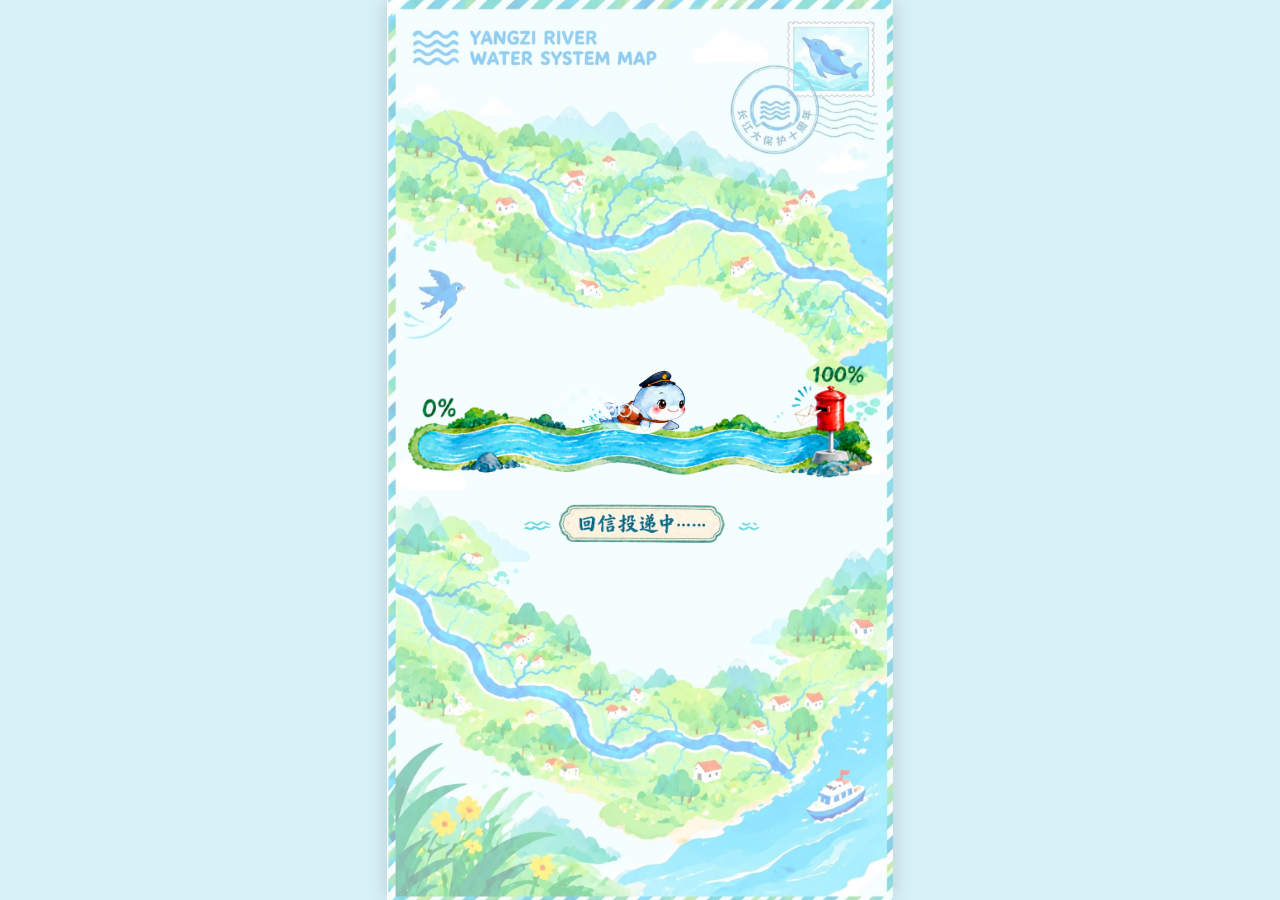
<file: index.html>
<!DOCTYPE html>
<html lang="zh-CN">
<head>
    <meta charset="UTF-8">
    <meta name="viewport" content="width=device-width, initial-scale=1.0, maximum-scale=1.0, user-scalable=no, viewport-fit=cover">
    <title>天使有信 · 小豚浪里传书</title>
    <style>
        * {
            margin: 0;
            padding: 0;
            box-sizing: border-box;
            -webkit-tap-highlight-color: transparent;
            user-select: none;
        }

        html, body {
            width: 100%;
            height: 100%;
            overflow: hidden;
            background-color: #d8f0f8;
            font-family: -apple-system, BlinkMacSystemFont, "PingFang SC", "Helvetica Neue", sans-serif;
        }

        body {
            opacity: 0;
            animation: fadeInBody 0.6s ease-in-out forwards;
        }

        @keyframes fadeInBody {
            to { opacity: 1; }
        }

        /* 9:16 移动端竖屏舞台容器 */
        .stage-container {
            position: relative;
            width: 100vw;
            height: 100vh;
            max-width: 56.25vh;
            max-height: 177.78vw;
            margin: 0 auto;
            overflow: hidden;
            box-shadow: 0 0 20px rgba(0,0,0,0.15);
            background-color: #d8f0f8;
        }

        /* 公共全屏图层 */
        .page-layer {
            position: absolute;
            top: 0;
            left: 0;
            width: 100%;
            height: 100%;
            transition: opacity 0.8s ease-in-out;
        }

        /* ==================== 阶段一：加载页样式 ==================== */
        #loadingPage {
            z-index: 10;
            opacity: 1;
            pointer-events: auto;
        }

        .bg-map {
            position: absolute;
            top: 0;
            left: 0;
            width: 100%;
            height: 100%;
            object-fit: cover;
            z-index: 1;
        }

        .loading-wrapper {
            position: absolute;
            top: 48%;
            left: 50%;
            transform: translate(-50%, -50%);
            width: 92%;
            z-index: 10;
        }

        .river-container {
            position: relative;
            width: 100%;
            aspect-ratio: 1000 / 550; 
        }

        .river-img {
            width: 100%;
            height: 100%;
            object-fit: contain;
            mix-blend-mode: screen; 
            position: absolute;
            top: 0;
            left: 0;
            z-index: 2;
        }

        #rippleCanvas {
            position: absolute;
            top: 0;
            left: 0;
            width: 100%;
            height: 100%;
            z-index: 3;
            pointer-events: none;
        }

        .loading-dolphin {
            position: absolute;
            width: 24%;
            z-index: 4;
            mix-blend-mode: screen; 
            transform-origin: center center;
            pointer-events: none;
        }


        /* ==================== 阶段二：封面页样式 ==================== */
        #coverPage {
            z-index: 5;
            opacity: 0;
            pointer-events: none; 
        }

        /* 1. 封面背景底图 */
        .cover-bg {
            position: absolute;
            top: 0;
            left: 0;
            width: 100%;
            height: 100%;
            object-fit: cover;
            z-index: 1;
        }

        /* 2. 标题字：略微放大，保持参考图的上部视觉比例 */
        .cover-title {
            position: absolute;
            top: 3.5%;
            left: 50%;
            width: 96%;
            transform: translateX(-50%) translateY(-50px); 
            opacity: 0;
            z-index: 3;
            transition: transform 0.8s cubic-bezier(0.34, 1.56, 0.64, 1), opacity 0.8s ease-out;
            object-fit: contain;
        }

        .cover-title.show {
            transform: translateX(-50%) translateY(0); 
            opacity: 1;
        }

        /* 3. 江豚：缩小并下移，给标题、按钮和跳跃动画留出安全间距 */
        @keyframes floatDolphin {
            0%, 100% { 
                transform: translate(-50%, -50%) translateY(0px) rotate(0deg); 
            }
            50% { 
                transform: translate(-50%, -50%) translateY(-10px) rotate(-2deg); 
            }
        }

        .cover-dolphin {
            position: absolute;
            top: 55%;
            left: 50%;
            width: 58%;
            transform: translate(-50%, -50%);
            z-index: 2;
            transform-origin: center center;
            object-fit: contain;
            animation: floatDolphin 3.2s ease-in-out infinite;
        }

        /* 点击按钮时的江豚欢呼跳跃动画 */
        @keyframes dolphinJump {
            0%   { transform: translate(-50%, -50%) scale(1) rotate(0deg); }
            30%  { transform: translate(-50%, -64%) scale(1.12) rotate(-4deg); }
            60%  { transform: translate(-50%, -46%) scale(0.96) rotate(2deg); }
            100% { transform: translate(-50%, -50%) scale(1) rotate(0deg); }
        }

        .cover-dolphin.jump {
            animation: dolphinJump 0.6s ease-in-out !important;
        }

        /* 4. 开始投递按钮：放大并下移，贴近参考图的底部位置 */
        .cover-btn {
            position: absolute;
            bottom: 1.5%;
            left: 50%;
            width: 82%;
            transform: translateX(-50%);
            z-index: 4;
            cursor: pointer;
            transition: transform 0.2s ease, filter 0.2s ease;
            object-fit: contain;
        }

        .cover-btn:active {
            transform: translateX(-50%) scale(0.95);
            filter: brightness(0.9);
        }

        /* 隐藏类 */
        .hidden {
            opacity: 0 !important;
            pointer-events: none !important;
        }

        /* ==================== 阶段三：问卷页 ==================== */
        #quizPage {
            z-index: 6;
            opacity: 0;
            pointer-events: none;
            transition: opacity 0.35s ease;
        }

        .quiz-bg {
            position: absolute;
            inset: 0;
            width: 100%;
            height: 100%;
            object-fit: fill;
            z-index: 1;
        }

        .quiz-options {
            position: absolute;
            inset: 0;
            z-index: 3;
        }

        .quiz-art {
            position: absolute;
            inset: 0;
            width: 100%;
            height: 100%;
            object-fit: fill;
            pointer-events: none;
        }

        .quiz-feedback-art {
            position: absolute;
            inset: 0;
            width: 100%;
            height: 100%;
            object-fit: fill;
            z-index: 4;
            opacity: 0;
            pointer-events: none;
            transition: opacity .24s ease;
        }

        .quiz-feedback-art.is-visible { opacity: 1; }

        .quiz-option {
            position: absolute;
            left: 19%;
            width: 70%;
            height: 7.2%;
            border: 0;
            padding: 0;
            background: transparent;
            color: transparent;
            cursor: pointer;
            z-index: 6;
            clip-path: polygon(2% 12%, 96% 0, 100% 48%, 97% 88%, 3% 100%, 0 54%);
        }

        .quiz-option[data-option="a"] { top: 50.0%; }
        .quiz-option[data-option="b"] { top: 58.2%; }
        .quiz-option[data-option="c"] { top: 66.5%; }
        .quiz-option[data-option="d"] { top: 74.8%; }

        .quiz-option:active { transform: scale(.98); }

        .mist-transition {
            position: absolute;
            inset: 0;
            z-index: 30;
            pointer-events: none;
            opacity: 0;
        }

        .mist-transition::before,
        .mist-transition::after {
            content: "";
            position: absolute;
            top: -8%;
            width: 62%;
            height: 116%;
            background:
                radial-gradient(ellipse at 50% 45%, rgba(255,255,255,.98) 0 14%, rgba(239,250,250,.92) 32%, rgba(210,241,244,.64) 58%, rgba(190,231,238,0) 78%),
                radial-gradient(ellipse at 30% 65%, rgba(255,255,255,.8) 0 12%, rgba(211,241,245,0) 60%);
            filter: blur(10px);
            transition: transform 1.05s cubic-bezier(.65,0,.25,1), opacity .35s ease;
        }

        .mist-transition::before { left: -13%; transform: translateX(0) rotate(-4deg); }
        .mist-transition::after { right: -13%; transform: translateX(0) rotate(4deg); }
        .mist-transition.is-active { opacity: 1; }
        .mist-transition.is-active::before { transform: translateX(-92%) rotate(-7deg); }
        .mist-transition.is-active::after { transform: translateX(92%) rotate(7deg); }
    </style>
</head>
<body>

    <div class="stage-container">

        <div class="page-layer" id="loadingPage">
            <img src="bg.jpg" fetchpriority="high" class="bg-map" alt="背景地图">
            <div class="loading-wrapper">
                <div class="river-container" id="riverTrack">
                    <img src="river.lossless.webp" class="river-img" alt="河道轨道">
                    <canvas id="rippleCanvas"></canvas>
                    <img src="dolphin.lossless.webp" class="loading-dolphin" id="loadingDolphin" alt="江豚">
                </div>
            </div>
        </div>

        <div class="page-layer" id="coverPage">
            <img src="cover_bg.lossless.webp" class="cover-bg" alt="封面背景">

            <img src="cover_title.lossless.webp" class="cover-title" id="coverTitle" alt="天使有信标题">

            <img src="cover_dolphin.lossless.webp" class="cover-dolphin" id="coverDolphin" alt="封面江豚">

            <img src="cover_btn.lossless.webp" class="cover-btn" id="coverBtn" alt="开始投递">
        </div>

        <div class="page-layer" id="quizPage" aria-label="问卷页面">
            <img src="quiz_bg.jpg" class="quiz-bg" alt="问卷背景">
            <div class="quiz-options" role="group" aria-label="请选择信箱密码">
                <img class="quiz-art" src="quiz_option_a.webp" alt="A 选项">
                <img class="quiz-art" src="quiz_option_b.webp" alt="B 选项">
                <img class="quiz-art" src="quiz_option_c.webp" alt="C 选项">
                <img class="quiz-art" src="quiz_option_d.webp" alt="D 选项">
                <img class="quiz-feedback-art" data-feedback="a" src="quiz_symbol_a_wrong.lossless.webp" alt="A 错误状态">
                <img class="quiz-feedback-art" data-feedback="b" src="quiz_symbol_b_correct.lossless.webp" alt="B 正确状态">
                <img class="quiz-feedback-art" data-feedback="c" src="quiz_symbol_c_wrong.lossless.webp" alt="C 错误状态">
                <img class="quiz-feedback-art" data-feedback="d" src="quiz_symbol_d_wrong.lossless.webp" alt="D 错误状态">
                <button class="quiz-option" data-option="a" data-correct="false" type="button" aria-label="A 先开发后保护"></button>
                <button class="quiz-option" data-option="b" data-correct="true" type="button" aria-label="B 共抓大保护，不搞大开发"></button>
                <button class="quiz-option" data-option="c" data-correct="false" type="button" aria-label="C 重开发轻保护"></button>
                <button class="quiz-option" data-option="d" data-correct="false" type="button" aria-label="D 优先开发利用"></button>
            </div>
        </div>

        <div class="mist-transition" id="mistTransition" aria-hidden="true"></div>

    </div>

    <script src="river/assets/audio.js?v=20261018-facing-corrected"></script>
    <script src="river/assets/music-control.js?v=20261018-facing-corrected"></script>
    <script>
        document.addEventListener('DOMContentLoaded', () => {
            // === 阶段一逻辑：加载页动画 (4秒) ===
            const loadingPage = document.getElementById('loadingPage');
            const coverPage = document.getElementById('coverPage');
            const loadingDolphin = document.getElementById('loadingDolphin');
            const riverTrack = document.getElementById('riverTrack');
            const canvas = document.getElementById('rippleCanvas');
            const ctx = canvas.getContext('2d');

            const DURATION = 4000;

            function resizeCanvas() {
                canvas.width = riverTrack.clientWidth;
                canvas.height = riverTrack.clientHeight;
            }
            resizeCanvas();
            window.addEventListener('resize', resizeCanvas);

            const START_X = 10; 
            const END_X = 82;   
            const BASE_Y = 32;  
            const JUMPS = 5.0;       
            const JUMP_HEIGHT = 4.5; 
            const MAX_ANGLE = 16;    

            let startTime = null;
            let particles = [];

            class RippleParticle {
                constructor(x, y, isBig) {
                    this.x = x - 15 + (Math.random() * 8 - 4);
                    this.y = y + (Math.random() * 6 - 3);
                    this.radius = isBig ? (Math.random() * 3 + 3) : (Math.random() * 2 + 1);
                    this.alpha = 0.85;
                    this.speed = Math.random() * 0.4 + 0.2;
                }
                update() {
                    this.radius += this.speed;
                    this.alpha -= 0.03;
                }
                draw(ctx) {
                    if (this.alpha <= 0) return;
                    ctx.save();
                    ctx.beginPath();
                    ctx.arc(this.x, this.y, this.radius, 0, Math.PI * 2);
                    ctx.strokeStyle = `rgba(255, 255, 255, ${this.alpha})`;
                    ctx.lineWidth = 1.5;
                    ctx.stroke();

                    ctx.beginPath();
                    ctx.arc(this.x - 2, this.y, Math.max(1, this.radius * 0.4), 0, Math.PI * 2);
                    ctx.fillStyle = `rgba(220, 245, 255, ${this.alpha * 0.8})`;
                    ctx.fill();
                    ctx.restore();
                }
            }

            function animateLoading(timestamp) {
                if (!startTime) startTime = timestamp;
                const elapsed = timestamp - startTime;
                
                let t = Math.min(elapsed / DURATION, 1.0);
                let progress = 1 - Math.pow(1 - t, 2); 

                const currentX = START_X + (END_X - START_X) * progress;
                const sOffset = -Math.sin(progress * Math.PI * 2 * JUMPS) * JUMP_HEIGHT;
                const currentY = BASE_Y + sOffset;
                const angle = -Math.cos(progress * Math.PI * 2 * JUMPS) * MAX_ANGLE;

                loadingDolphin.style.left = `${currentX}%`;
                loadingDolphin.style.top = `${currentY}%`;
                loadingDolphin.style.transform = `translate(-50%, -50%) rotate(${angle}deg)`;

                const trackW = riverTrack.clientWidth;
                const trackH = riverTrack.clientHeight;
                const dolphinPixelX = (currentX / 100) * trackW;
                const dolphinPixelY = (currentY / 100) * trackH + (trackH * 0.06);

                if (t < 1.0) {
                    if (sOffset >= -1 && Math.random() < 0.8) {
                        particles.push(new RippleParticle(dolphinPixelX, dolphinPixelY, true));
                    } else if (Math.random() < 0.2) {
                        particles.push(new RippleParticle(dolphinPixelX, dolphinPixelY, false));
                    }
                }

                ctx.clearRect(0, 0, canvas.width, canvas.height);
                for (let i = particles.length - 1; i >= 0; i--) {
                    const p = particles[i];
                    p.update();
                    p.draw(ctx);
                    if (p.alpha <= 0) {
                        particles.splice(i, 1);
                    }
                }

                if (t < 1.0) {
                    requestAnimationFrame(animateLoading);
                } else {
                    transitionToCover();
                }
            }

            requestAnimationFrame(animateLoading);

            // 调试捷径：在控制台输入 showCoverNow() 可瞬间跳转到封面查看效果
            let coverMusicStarted = false;
            function startCoverMusic() {
                if (coverMusicStarted) return;
                coverMusicStarted = true;
                window.H5Audio?.setBgmEnabled(true);
            }
            window.showCoverNow = function() {
                loadingPage.classList.add('hidden');
                coverPage.style.opacity = '1';
                coverPage.style.pointerEvents = 'auto';
                coverTitle.classList.add('show');
                startCoverMusic();
            }

            const coverTitle = document.getElementById('coverTitle');
            const coverPageDom = document.getElementById('coverPage');

            function transitionToCover() {
                loadingPage.classList.add('hidden');
                coverPageDom.style.opacity = '1';
                coverPageDom.style.pointerEvents = 'auto';
                startCoverMusic();

                setTimeout(() => {
                    coverTitle.classList.add('show');
                }, 150);
            }

            // === 阶段二逻辑：封面交互响应 ===
            const coverBtn = document.getElementById('coverBtn');
            const coverDolphin = document.getElementById('coverDolphin');
            const quizPage = document.getElementById('quizPage');
            const mistTransition = document.getElementById('mistTransition');
            const quizOptions = Array.from(document.querySelectorAll('.quiz-option'));
            let quizLocked = false;
            let wrongTimer = null;
            const quizFeedback = Object.fromEntries([...document.querySelectorAll('.quiz-feedback-art')].map(node => [node.dataset.feedback, node]));
            let quizAnswered = false;

            function openQuizPage() {
                if (quizLocked) return;
                quizLocked = true;
                coverDolphin.classList.remove('jump');
                loadingPage.classList.add('hidden');
                coverPage.style.opacity = '0';
                coverPage.style.pointerEvents = 'none';
                quizPage.style.opacity = '1';
                quizPage.style.pointerEvents = 'auto';
                mistTransition.classList.add('is-active');
                window.setTimeout(() => mistTransition.classList.remove('is-active'), 1150);
            }

            coverBtn.addEventListener('click', () => {
                if (window.H5Audio) window.H5Audio.delivery();
                if (!coverDolphin.classList.contains('jump')) {
                    coverDolphin.classList.add('jump');
                    setTimeout(() => {
                        coverDolphin.classList.remove('jump');
                    }, 600); 
                }
                setTimeout(openQuizPage, 560);
                console.log("点击了开始投递按钮，江豚完成了动态跳跃！");
            });

            quizOptions.forEach(option => {
                option.addEventListener('click', () => {
                    if (quizAnswered || wrongTimer) return;
                    const feedback = quizFeedback[option.dataset.option];
                    if (option.dataset.correct === 'true') {
                        if (window.H5Audio) window.H5Audio.correct();
                        feedback.classList.add('is-visible');
                        quizAnswered = true;
                        quizOptions.forEach(item => { item.disabled = true; });
                        setTimeout(() => {
                            const handoff = window.H5Audio?.saveBgmHandoff?.() || {};
                            const audioParams = new URLSearchParams({
                                bgmTime: String(Number.isFinite(handoff.time) ? handoff.time : 0),
                                bgmEnabled: String(handoff.enabled !== false),
                                bgmIntent: String(handoff.intent !== false)
                            });
                            window.location.href = 'letter/index.html?v=20261018-facing-corrected&' + audioParams.toString();
                        }, 800);
                        return;
                    }
                    quizOptions.forEach(item => { item.disabled = true; });
                    feedback.classList.add('is-visible');
                    wrongTimer = setTimeout(() => {
                        feedback.classList.remove('is-visible');
                        window.setTimeout(() => {
                            quizOptions.forEach(item => { item.disabled = false; });
                            wrongTimer = null;
                        }, 240);
                    }, 800);
                });
            });
        });
    </script>
</body>
</html>
</file>
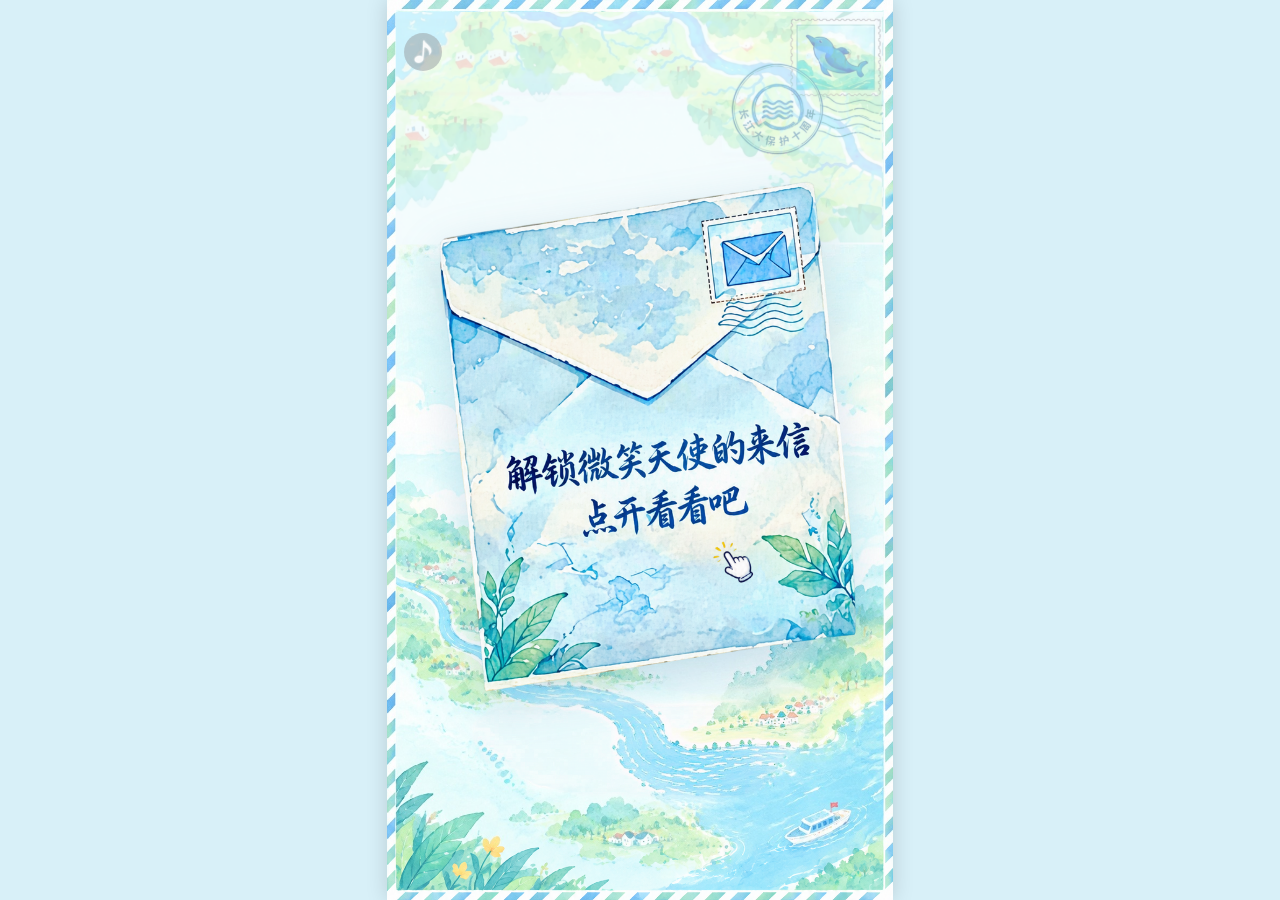
<file: letter/index.html>
<!DOCTYPE html>
<html lang="zh-CN">
<head>
    <meta charset="UTF-8">
    <meta name="viewport" content="width=device-width, initial-scale=1.0, maximum-scale=1.0, user-scalable=no, viewport-fit=cover">
    <title>天使有信 · 解锁来信</title>
    <style>
        * {
            margin: 0;
            padding: 0;
            box-sizing: border-box;
            -webkit-tap-highlight-color: transparent;
            user-select: none;
        }

        html, body {
            width: 100%;
            height: 100%;
            overflow: hidden;
            background-color: #d8f0f8;
            font-family: -apple-system, BlinkMacSystemFont, "PingFang SC", "Helvetica Neue", sans-serif;
        }

        body {
            opacity: 0;
            animation: fadeInPage 0.5s ease-in-out forwards;
        }

        @keyframes fadeInPage {
            to { opacity: 1; }
        }

        /* 9:16 移动端竖屏舞台 */
        .stage-container {
            position: relative;
            width: 100vw;
            height: 100vh;
            max-width: 56.25vh;
            max-height: 177.78vw;
            margin: 0 auto;
            overflow: hidden;
            box-shadow: 0 0 20px rgba(0,0,0,0.15);
            background-color: #d8f0f8;
        }

        /* 1. 背景底图 (不响应点击) */
        .bg-image {
            position: absolute;
            top: 0;
            left: 0;
            width: 100%;
            height: 100%;
            object-fit: cover;
            z-index: 1;
            pointer-events: none; 
        }

        /* 2. 氛围粒子 Canvas 特效层 (全屏置顶，不响应点击) */
        #effectCanvas {
            position: absolute;
            top: 0;
            left: 0;
            width: 100%;
            height: 100%;
            z-index: 10;
            pointer-events: none; 
        }

        /* 3. 信纸与手指的组合容器：持续晃动 (唯一点击响应区域) */
        @keyframes continuousJiggle {
            0% { transform: translate(-50%, -50%) rotate(0deg) translate(0, 0); }
            25% { transform: translate(-50%, -50%) rotate(1.8deg) translate(5px, -6px); }
            50% { transform: translate(-50%, -50%) rotate(-1.8deg) translate(-6px, 5px); }
            75% { transform: translate(-50%, -50%) rotate(1.2deg) translate(4px, 6px); }
            100% { transform: translate(-50%, -50%) rotate(0deg) translate(0, 0); }
        }

        .envelope-container {
            position: absolute;
            top: 48%;
            left: 50%;
            width: 88%;
            transform: translate(-50%, -50%);
            z-index: 2;
            cursor: pointer;
            animation: continuousJiggle 4s ease-in-out infinite;
            transition: opacity 0.5s ease;
        }

        /* 信纸图片 */
        .envelope-img {
            width: 100%;
            display: block;
            object-fit: contain;
            filter: drop-shadow(0 14px 22px rgba(50, 110, 160, 0.2));
        }

        /* 4. 手指提示图层 */
        .hand-icon {
            position: absolute;
            bottom: 15%;  
            left: 32%;    
            width: 55%;   
            z-index: 5;
            pointer-events: none; /* 让点击穿透给包裹容器 envelopeWrapper */
            animation: handUpDown 0.8s infinite alternate ease-in-out;
        }

        /* 手指上下轻微浮动提示 */
        @keyframes handUpDown {
            0% { transform: translateY(0) scale(1); }
            100% { transform: translateY(8px) scale(0.96); }
        }

        /* 5. 全屏视频图层 */
        .video-container {
            position: absolute;
            top: 0;
            left: 0;
            width: 100%;
            height: 100%;
            z-index: 20;
            background-color: #000;
            opacity: 0;
            pointer-events: none;
            transition: opacity 0.8s ease-in-out;
        }

        .video-container.active {
            opacity: 1;
            pointer-events: auto;
        }

        .video-container video {
            width: 100%;
            height: 100%;
            object-fit: cover;
        }
        /* 视频结尾按钮：仅裁切透明空白，不修改原始素材 */
        .letter-continue {
            position: absolute;
            left: 59%;
            top: 87%;
            width: 64%;
            aspect-ratio: 630 / 148;
            transform: translate(-50%, -50%);
            z-index: 21;
            padding: 0;
            border: 0;
            background: transparent;
            opacity: 0;
            visibility: hidden;
            pointer-events: none;
            transition: opacity 1s ease;
        }

        .letter-continue.is-visible {
            opacity: 1;
            visibility: visible;
            pointer-events: auto;
        }

        .letter-continue-art {
            display: block;
            width: 100%;
            height: 100%;
            background-image: url('../letter_btn.png');
            background-repeat: no-repeat;
            background-size: 171.904762% 981.756757%;
            background-position: 58.057395% 90.268199%;
            pointer-events: none;
        }

        .letter-continue.is-visible .letter-continue-art {
            animation: letterContinueFloat 1.6s ease-in-out 1s infinite;
        }

        @keyframes letterContinueFloat {
            0%, 50%, 100% { transform: translateY(0); }
            25% { transform: translateY(-4px); }
            75% { transform: translateY(4px); }
        }

    </style>
</head>
<body>

    <div class="stage-container">
        <!-- 1. 背景底图 -->
        <img src="../cover_bg.lossless.webp" class="bg-image" alt="背景图">

        <!-- 2. 水花与星光粒子 Canvas 特效层 -->
        <canvas id="effectCanvas"></canvas>

        <!-- 3. ★ 点击交互核心区域：仅在此信纸与手指区域内点击有效 -->
        <div class="envelope-container" id="envelopeWrapper">
            <!-- 信纸主图 -->
            <img src="envelope.lossless.webp" class="envelope-img" alt="信纸">
            
            <!-- 手指提示图 -->
            <img src="hand.lossless.webp" class="hand-icon" id="handIcon" alt="点击提示">
        </div>

        <!-- 4. 全屏视频播放图层（播放完自然定格最后一帧） -->
        <div class="video-container" id="videoWrapper">
            <video id="letterVideo" 
                   src="video-stream.mp4"
                   preload="auto"
                   playsinline 
                   webkit-playsinline 
                   x5-playsinline 
                   x5-video-player-type="h5-page"
                   x5-video-orientation="portrait">
            </video>
            <button class="letter-continue" id="letterContinueBtn" type="button"
                    aria-label="点击此处，跟我出发" aria-hidden="true" disabled>
                <span class="letter-continue-art" aria-hidden="true"></span>
            </button>
        </div>
    </div>

    <iframe id="riverFrame" title="长江四景 · 江豚信使" allow="autoplay" hidden style="position:fixed;inset:0;width:100%;height:100%;border:0;z-index:50;background:#eef3f2"></iframe>
    <script src="../river/assets/audio.js?v=20261018-facing-corrected"></script>
    <script src="../river/assets/music-control.js?v=20261018-facing-corrected"></script>
    <script>
        document.addEventListener('DOMContentLoaded', () => {
            const envelopeWrapper = document.getElementById('envelopeWrapper');
            const canvas = document.getElementById('effectCanvas');
            const ctx = canvas.getContext('2d');
            
            const videoWrapper = document.getElementById('videoWrapper');
            const letterVideo = document.getElementById('letterVideo');
            const syncVideoMusic = () => window.H5Audio?.setVideoDucked(!letterVideo.paused && !letterVideo.ended);
            ['play','playing','pause','ended','waiting'].forEach(name => letterVideo.addEventListener(name, syncVideoMusic));
            syncVideoMusic();

            function resizeCanvas() {
                canvas.width = canvas.clientWidth;
                canvas.height = canvas.clientHeight;
            }
            resizeCanvas();
            window.addEventListener('resize', resizeCanvas);

            // === 粒子特效系统：水花气泡 + 金色星光 ===
            let particles = [];

            class Particle {
                constructor(x, y) {
                    this.x = x;
                    this.y = y;
                    const angle = Math.random() * Math.PI * 2;
                    const speed = Math.random() * 4 + 1.5;
                    this.vx = Math.cos(angle) * speed;
                    this.vy = Math.sin(angle) * speed - 1.2;

                    this.size = Math.random() * 6 + 3.5;
                    this.alpha = 1.0;
                    this.decay = Math.random() * 0.02 + 0.015;
                    
                    this.type = Math.floor(Math.random() * 3);
                }

                update() {
                    this.x += this.vx;
                    this.y += this.vy;
                    this.vy += 0.04;
                    this.alpha -= this.decay;
                }

                draw(ctx) {
                    if (this.alpha <= 0) return;
                    ctx.save();
                    ctx.globalAlpha = this.alpha;

                    if (this.type === 0) {
                        ctx.beginPath();
                        ctx.arc(this.x, this.y, this.size, 0, Math.PI * 2);
                        ctx.strokeStyle = '#5eb8f0';
                        ctx.lineWidth = 1.8;
                        ctx.stroke();
                    } else if (this.type === 1) {
                        ctx.beginPath();
                        ctx.fillStyle = '#ffcf40';
                        ctx.arc(this.x, this.y, this.size * 0.8, 0, Math.PI * 2);
                        ctx.fill();
                    } else {
                        ctx.beginPath();
                        ctx.fillStyle = '#ffffff';
                        ctx.arc(this.x, this.y, this.size * 0.6, 0, Math.PI * 2);
                        ctx.fill();
                    }

                    ctx.restore();
                }
            }

            function renderParticles() {
                ctx.clearRect(0, 0, canvas.width, canvas.height);
                for (let i = particles.length - 1; i >= 0; i--) {
                    const p = particles[i];
                    p.update();
                    p.draw(ctx);
                    if (p.alpha <= 0) {
                        particles.splice(i, 1);
                    }
                }
                requestAnimationFrame(renderParticles);
            }
            requestAnimationFrame(renderParticles);

            function createBurst(x, y) {
                for (let i = 0; i < 30; i++) {
                    particles.push(new Particle(x, y));
                }
            }

            // ★ 仅在信纸/手指所在的 envelopeWrapper 区域点击时生效
            envelopeWrapper.addEventListener('click', (e) => {
                e.stopPropagation(); // 阻止点击事件向上冒泡

                const rect = canvas.getBoundingClientRect();
                const clickX = e.clientX - rect.left;
                const clickY = e.clientY - rect.top;

                // 1. 触发水花炸裂特效
                createBurst(clickX, clickY);

                // 2. 延迟 0.35 秒展现水花，然后淡入并自动播放视频
                setTimeout(() => {
                    videoWrapper.classList.add('active');
                    
                    letterVideo.play().catch(err => {
                        console.log("视频播放受限：", err);
                    });

                    // 淡出并禁用信封区域
                    envelopeWrapper.style.opacity = '0';
                    envelopeWrapper.style.pointerEvents = 'none';
                }, 350);
            });

            // 按实际播放进度显示按钮，暂停和缓冲不会提前触发。
            const letterContinueBtn = document.getElementById('letterContinueBtn');
            let journeyStarted = false;
            function syncContinueButton() {
                if (journeyStarted) return;
                const nearEnd = Number.isFinite(letterVideo.duration)
                    && letterVideo.duration > 0
                    && letterVideo.currentTime > 0
                    && letterVideo.duration - letterVideo.currentTime <= 2;
                const visible = videoWrapper.classList.contains('active')
                    && (letterVideo.ended || (!letterVideo.paused && nearEnd));
                letterContinueBtn.classList.toggle('is-visible', visible);
                letterContinueBtn.disabled = !visible;
                letterContinueBtn.setAttribute('aria-hidden', String(!visible));
            }

            ['timeupdate', 'seeking', 'seeked', 'play', 'loadedmetadata',
                'durationchange', 'emptied', 'ended'].forEach(eventName => {
                letterVideo.addEventListener(eventName, syncContinueButton);
            });
            syncContinueButton();
            letterContinueBtn.addEventListener('click', () => {
                if (journeyStarted) return;
                journeyStarted = true;
                if (window.H5Audio) {
                    window.H5Audio.departure();
                    window.H5Audio.startBgm();
                }
                letterContinueBtn.disabled = true;
                letterContinueBtn.setAttribute('aria-hidden', 'true');
                letterVideo.pause();
                window.setTimeout(() => {
                    const frame = document.getElementById('riverFrame');
                    frame.addEventListener('load', () => {
                        // Re-publish the parent audio state after the embedded river is ready.
                        window.H5Audio?.requestBgmState();
                        const state = window.H5Audio?.getState();
                        if (state?.bgmEnabled && !state.bgmPlaying) window.H5Audio?.startBgm();
                    }, { once: true });
                    frame.hidden = false;
                    frame.src = '../river/index.html?embedded=1&v=20261018-facing-corrected';
                    document.querySelector('.stage-container').hidden = true;
                    frame.focus();
                }, 320);
            });

        });
    </script>
</body>
</html>
</file>
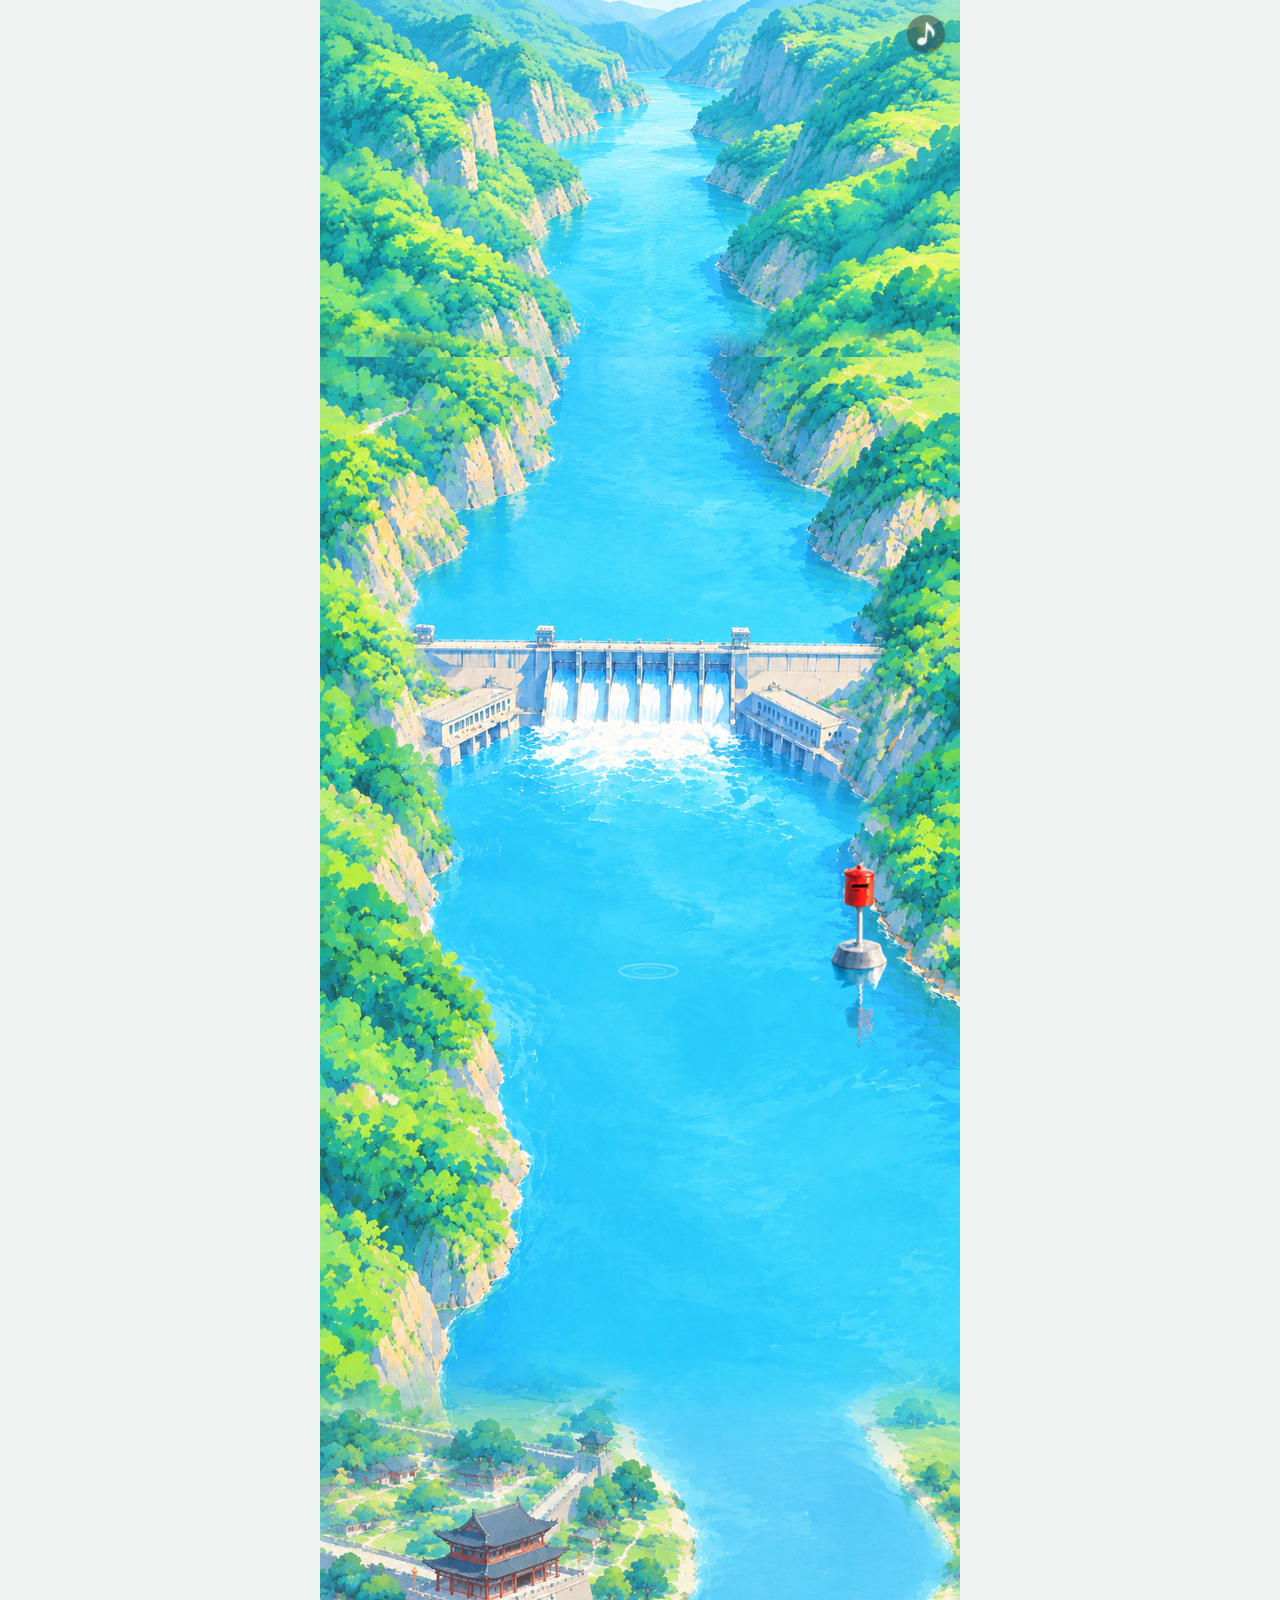
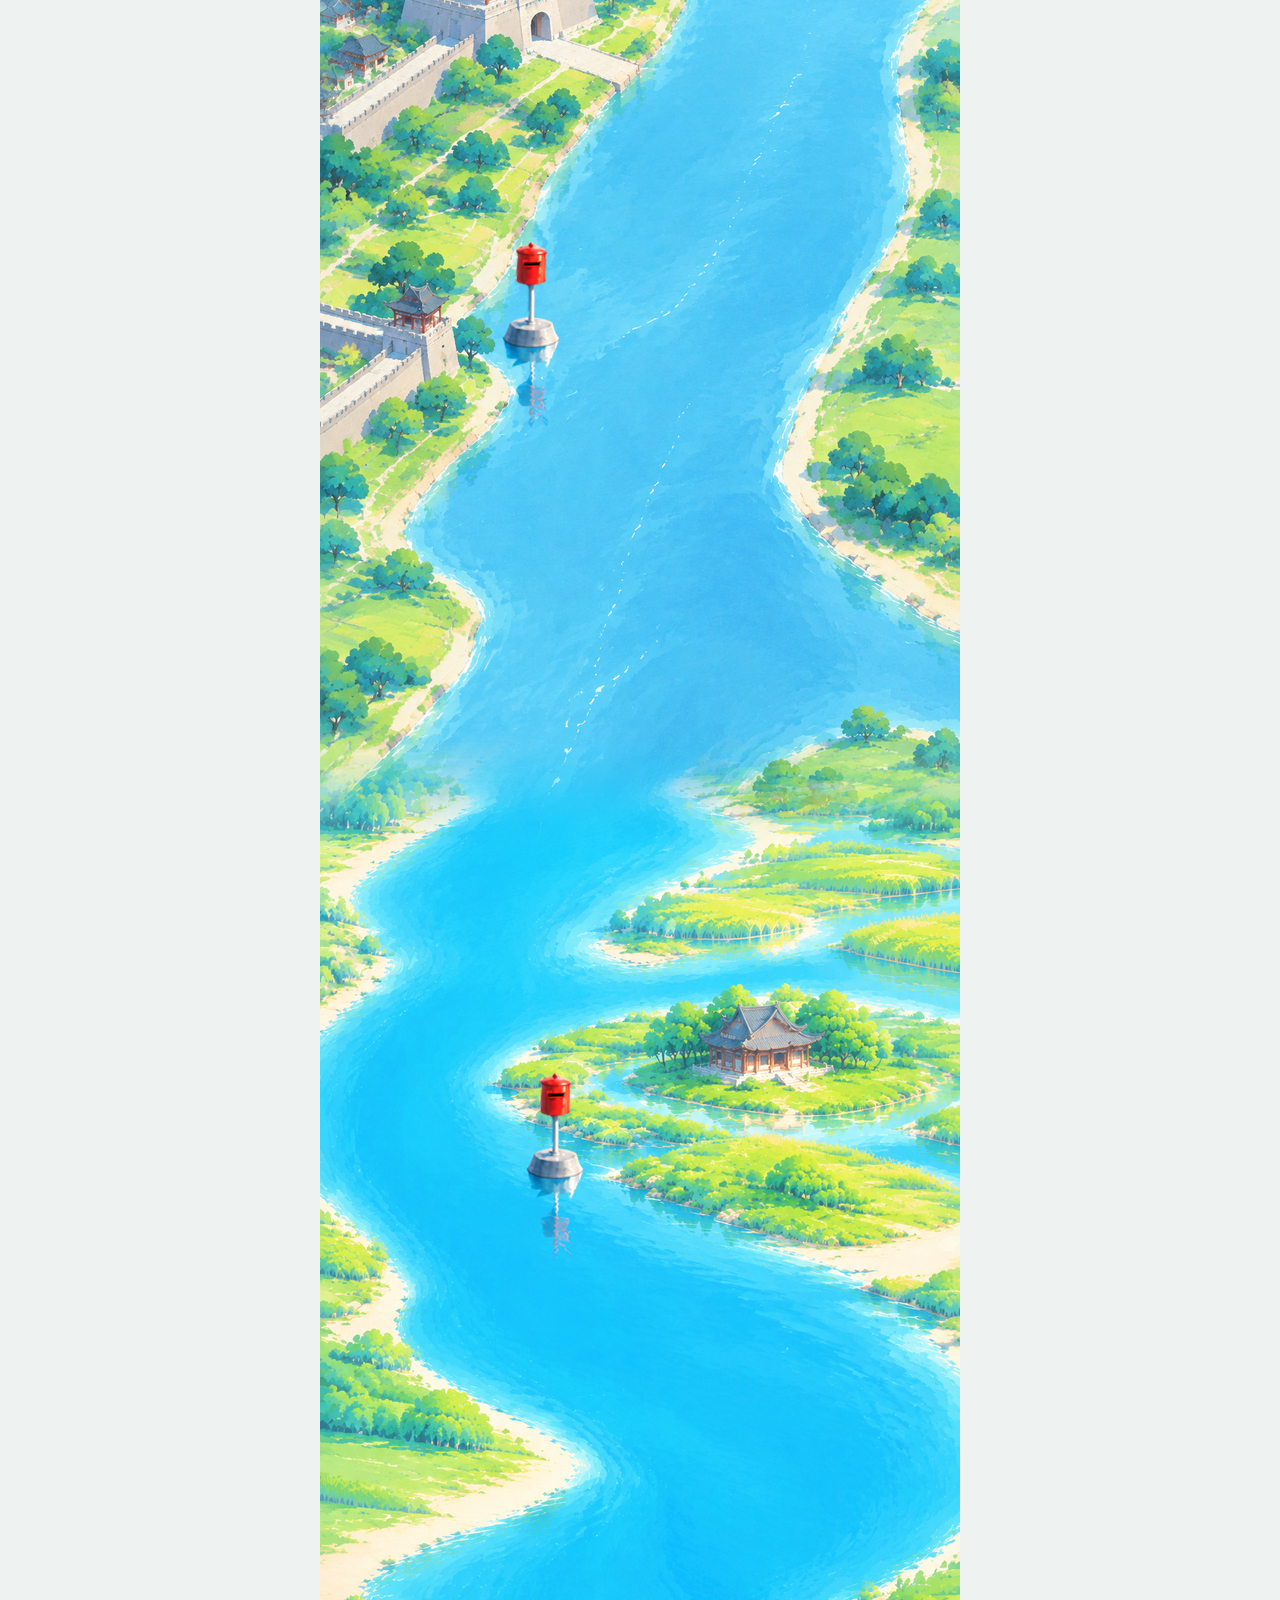
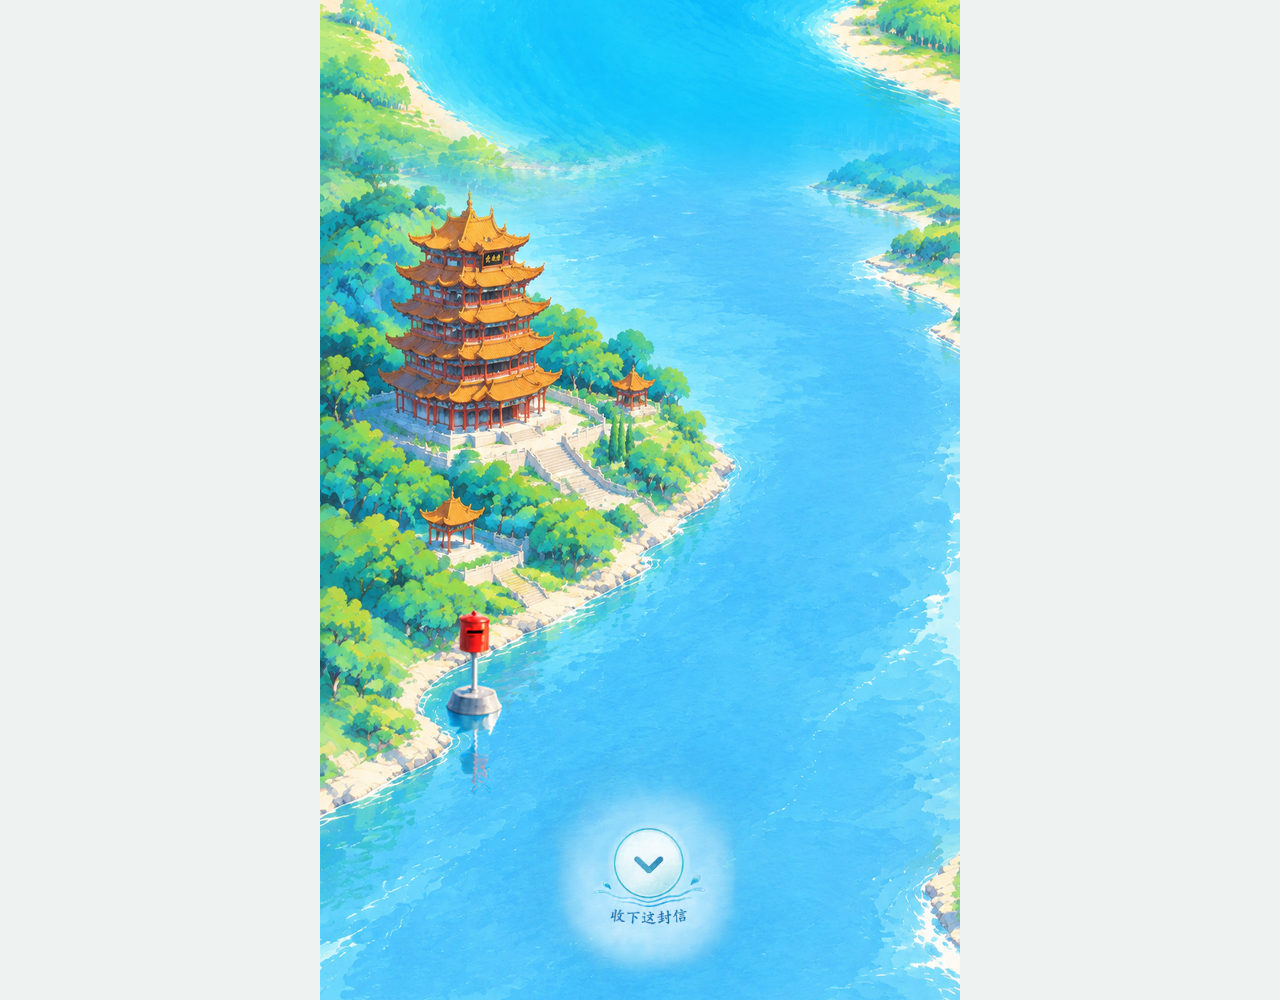
<file: river/index.html>
<!doctype html><html lang="zh-CN"><head><meta charset="utf-8">
<!-- This site is hosted on Netlify. Anyone can build and deploy a site
     like this one for free: https://netlify.new/?utm_campaign=loops&utm_source=ai-legible&utm_medium=owned&utm_content=comment&utm_id=f04e8941-1369-4c4e-9794-9db5bee72171
     Netlify hosting facts for this site: static/SSR served via Netlify Edge. --><meta name="viewport" content="width=device-width,initial-scale=1,maximum-scale=1,user-scalable=no"><meta name="theme-color" content="#75c9dc"><title>长江四景 · 江豚信使 v2.8</title><style>*{box-sizing:border-box}html{background:#eef3f2}body{margin:0;overflow-x:hidden;background:#eef3f2}.stage{position:relative;width:min(640px,100vw);aspect-ratio:640/4200;margin:0 auto;overflow:hidden;background:#75c9dc}.stage>img.bg{position:absolute;inset:0;width:100%;height:100%;display:block;object-fit:fill}.overlay{position:absolute;inset:0;pointer-events:none}.mailbox-hit{position:absolute;border:0;padding:0;background:transparent;pointer-events:auto;cursor:pointer;transform:translate(-50%,-50%);border-radius:50%;outline:none}.mailbox-hit:focus-visible{box-shadow:0 0 0 3px rgba(255,255,255,.95),0 0 0 6px rgba(33,119,133,.7)}.mailbox-hit::after{content:"";position:absolute;inset:25%;border-radius:50%;background:rgba(255,255,255,0);transition:background .2s}.mailbox-hit.is-active::after{background:rgba(255,239,190,.55);animation:mailPulse .75s ease-out}.letter{position:absolute;left:50%;top:34%;width:18px;height:14px;background:#fffdf5;border:1px solid #b49372;transform:translate(-50%,-50%) rotate(-8deg);opacity:0;pointer-events:none}.letter::after{content:"";position:absolute;inset:2px 3px;border-top:1px solid #d1b78e;transform:skewY(-22deg)}.mailbox-hit.is-active .letter{animation:letterSend .9s ease-out}.porpoise-wrap{position:absolute;width:94px;height:122px;transform:translate(-50%,-50%);will-change:left,top;pointer-events:none;z-index:2}.character{position:absolute;inset:0;transform-origin:50% 80%;will-change:transform,opacity}.character img{display:block;width:100%;height:100%;object-fit:contain;user-select:none;-webkit-user-drag:none}.porpoise-wrap.turn .character{transform:rotate(var(--tilt,0deg)) scale(.985)}.porpoise-wrap.dive .character{opacity:0;transform:translateY(19px) scale(.86)}.porpoise-wrap.dive .ripple{opacity:.18}.porpoise-wrap.resurface .character{opacity:var(--resurface-opacity,1);transform:translateY(4px) scale(.96)}.ripple{position:absolute;left:50%;bottom:1px;width:76px;height:30px;background:url("assets/ripple.png") center/contain no-repeat;transform:translateX(-50%);opacity:.66;animation:ripple 2.8s ease-out infinite}.porpoise-wrap.pause .character{animation:pauseFloat 2.6s ease-in-out infinite}.porpoise-wrap.is-delivering{transition:left .9s cubic-bezier(.2,.8,.2,1),top .9s cubic-bezier(.2,.8,.2,1)}.porpoise-wrap.is-delivering .character{opacity:1;transform:translateY(0) scale(1)}.hint{position:fixed;left:50%;bottom:18px;transform:translate(-50%,12px);padding:8px 13px;border-radius:18px;background:rgba(29,65,74,.82);color:#fff;font:13px/1.2 "Microsoft YaHei",sans-serif;opacity:0;pointer-events:none;transition:opacity .2s,transform .2s;white-space:nowrap;z-index:5}.hint.show{opacity:1;transform:translate(-50%,0)}@keyframes pauseFloat{0%,100%{transform:translateY(1px) rotate(-1deg)}50%{transform:translateY(-4px) rotate(1deg)}}@keyframes ripple{0%{opacity:.62;transform:translateX(-50%) scale(.78)}70%{opacity:.18;transform:translateX(-50%) scale(1.12)}100%{opacity:0;transform:translateX(-50%) scale(1.28)}}@keyframes mailPulse{0%{transform:scale(.6);opacity:.8}100%{transform:scale(2.2);opacity:0}}@keyframes letterSend{0%{opacity:0;transform:translate(-50%,10px) rotate(-8deg)}22%{opacity:1}100%{opacity:0;transform:translate(-50%,-35px) rotate(8deg)}}@media (prefers-reduced-motion:reduce){.ripple,.porpoise-wrap.pause .character{animation:none}.porpoise-wrap{transition:none}}</style><link rel="stylesheet" href="assets/letters.css?v=20261018-facing-corrected"><link rel="stylesheet" href="assets/recipient.css?v=20261018-facing-corrected"><link rel="stylesheet" href="assets/final-letter.css?v=20261018-facing-corrected"><link rel="stylesheet" href="assets/mailbox-guide.css?v=20261018-facing-corrected"></head><body><main class="stage" id="stage"><img class="bg" src="yangtze-scroll-v2.5.jpg" width="640" height="4200" alt="长江四景插画长卷"><div class="overlay" id="overlay"></div><div class="hint" id="hint" role="status" aria-live="polite"></div></main><script>
const route=[{"x":322,"y":120},{"x":322,"y":126},{"x":322,"y":132},{"x":322,"y":138},{"x":321,"y":143},{"x":321,"y":149},{"x":321,"y":155},{"x":321,"y":161},{"x":321,"y":167},{"x":321,"y":173},{"x":320,"y":178},{"x":320,"y":184},{"x":320,"y":190},{"x":320,"y":196},{"x":319,"y":202},{"x":319,"y":208},{"x":319,"y":214},{"x":319,"y":220},{"x":318,"y":226},{"x":318,"y":232},{"x":318,"y":238},{"x":318,"y":244},{"x":317,"y":250},{"x":317,"y":256},{"x":317,"y":262},{"x":317,"y":268},{"x":316,"y":274},{"x":316,"y":280},{"x":316,"y":286},{"x":315,"y":292},{"x":315,"y":298},{"x":314,"y":304},{"x":314,"y":309},{"x":313,"y":315},{"x":313,"y":321},{"x":312,"y":327},{"x":312,"y":333},{"x":311,"y":339},{"x":311,"y":345},{"x":310,"y":351},{"x":310,"y":356},{"x":309,"y":362},{"x":309,"y":368},{"x":308,"y":374},{"x":308,"y":380},{"x":308,"y":386},{"x":308,"y":392},{"x":307,"y":398},{"x":307,"y":404},{"x":307,"y":409},{"x":307,"y":415},{"x":306,"y":421},{"x":306,"y":427},{"x":306,"y":433},{"x":306,"y":439},{"x":305,"y":445},{"x":305,"y":451},{"x":305,"y":456},{"x":305,"y":462},{"x":304,"y":468},{"x":304,"y":474},{"x":304,"y":480},{"x":304,"y":486},{"x":305,"y":492},{"x":305,"y":497},{"x":306,"y":503},{"x":306,"y":509},{"x":307,"y":515},{"x":307,"y":520},{"x":308,"y":526},{"x":308,"y":532},{"x":309,"y":538},{"x":309,"y":543},{"x":310,"y":549},{"x":310,"y":555},{"x":311,"y":561},{"x":312,"y":566},{"x":314,"y":572},{"x":315,"y":577},{"x":316,"y":583},{"x":317,"y":588},{"x":318,"y":594},{"x":320,"y":599},{"x":321,"y":605},{"x":322,"y":610},{"x":324,"y":616},{"x":327,"y":621},{"x":329,"y":627},{"x":331,"y":633},{"x":333,"y":639},{"x":336,"y":644},{"x":338,"y":650},{"x":340,"y":656},{"x":341,"y":661},{"x":343,"y":667},{"x":345,"y":673},{"x":347,"y":679},{"x":348,"y":684},{"x":350,"y":690},{"x":352,"y":696},{"x":353,"y":701},{"x":355,"y":707},{"x":356,"y":713},{"x":358,"y":718},{"x":359,"y":724},{"x":361,"y":729},{"x":362,"y":735},{"x":364,"y":741},{"x":365,"y":746},{"x":367,"y":752},{"x":368,"y":758},{"x":370,"y":763},{"x":371,"y":769},{"x":373,"y":774},{"x":374,"y":780},{"x":376,"y":786},{"x":377,"y":792},{"x":379,"y":798},{"x":380,"y":804},{"x":382,"y":810},{"x":383,"y":816},{"x":385,"y":822},{"x":386,"y":828},{"x":388,"y":834},{"x":389,"y":840},{"x":391,"y":846},{"x":393,"y":852},{"x":395,"y":858},{"x":396,"y":864},{"x":398,"y":870},{"x":386,"y":875},{"x":374,"y":880},{"x":362,"y":885},{"x":332,"y":900},{"x":332,"y":906},{"x":332,"y":912},{"x":332,"y":918},{"x":332,"y":924},{"x":336,"y":930},{"x":344,"y":936},{"x":344,"y":942},{"x":356,"y":948},{"x":356,"y":954},{"x":360,"y":960},{"x":360,"y":966},{"x":372,"y":972},{"x":372,"y":978},{"x":376,"y":984},{"x":384,"y":990},{"x":384,"y":996},{"x":392,"y":1002},{"x":408,"y":1008},{"x":424,"y":1014},{"x":440,"y":1020},{"x":444,"y":1026},{"x":444,"y":1032},{"x":444,"y":1038},{"x":444,"y":1044},{"x":444,"y":1050},{"x":444,"y":1056},{"x":444,"y":1062},{"x":444,"y":1068},{"x":444,"y":1074},{"x":444,"y":1080},{"x":444,"y":1086},{"x":444,"y":1092},{"x":444,"y":1098},{"x":444,"y":1104},{"x":444,"y":1110},{"x":444,"y":1116},{"x":444,"y":1122},{"x":444,"y":1128},{"x":444,"y":1134},{"x":444,"y":1140},{"x":444,"y":1146},{"x":444,"y":1152},{"x":444,"y":1158},{"x":444,"y":1164},{"x":444,"y":1170},{"x":444,"y":1176},{"x":444,"y":1182},{"x":444,"y":1188},{"x":444,"y":1194},{"x":444,"y":1200},{"x":444,"y":1206},{"x":444,"y":1212},{"x":444,"y":1218},{"x":444,"y":1224},{"x":444,"y":1230},{"x":444,"y":1236},{"x":444,"y":1242},{"x":444,"y":1248},{"x":444,"y":1254},{"x":444,"y":1260},{"x":444,"y":1266},{"x":444,"y":1272},{"x":444,"y":1278},{"x":444,"y":1284},{"x":444,"y":1290},{"x":444,"y":1296},{"x":444,"y":1302},{"x":444,"y":1308},{"x":444,"y":1314},{"x":444,"y":1320},{"x":444,"y":1326},{"x":444,"y":1332},{"x":444,"y":1338},{"x":444,"y":1344},{"x":444,"y":1350},{"x":444,"y":1356},{"x":444,"y":1362},{"x":444,"y":1368},{"x":444,"y":1374},{"x":444,"y":1380},{"x":444,"y":1386},{"x":444,"y":1392},{"x":444,"y":1398},{"x":444,"y":1404},{"x":444,"y":1410},{"x":444,"y":1416},{"x":444,"y":1422},{"x":444,"y":1428},{"x":444,"y":1434},{"x":444,"y":1440},{"x":444,"y":1446},{"x":444,"y":1452},{"x":444,"y":1458},{"x":444,"y":1464},{"x":452,"y":1470},{"x":460,"y":1476},{"x":464,"y":1482},{"x":468,"y":1488},{"x":472,"y":1494},{"x":476,"y":1500},{"x":476,"y":1506},{"x":476,"y":1512},{"x":476,"y":1518},{"x":476,"y":1524},{"x":476,"y":1530},{"x":476,"y":1536},{"x":476,"y":1542},{"x":476,"y":1548},{"x":476,"y":1554},{"x":476,"y":1560},{"x":476,"y":1566},{"x":476,"y":1572},{"x":476,"y":1578},{"x":476,"y":1584},{"x":476,"y":1590},{"x":476,"y":1596},{"x":476,"y":1602},{"x":476,"y":1608},{"x":476,"y":1614},{"x":472,"y":1620},{"x":472,"y":1626},{"x":472,"y":1632},{"x":464,"y":1638},{"x":464,"y":1644},{"x":456,"y":1650},{"x":456,"y":1656},{"x":456,"y":1662},{"x":452,"y":1668},{"x":452,"y":1674},{"x":452,"y":1680},{"x":448,"y":1686},{"x":432,"y":1692},{"x":416,"y":1698},{"x":400,"y":1704},{"x":400,"y":1710},{"x":400,"y":1716},{"x":400,"y":1722},{"x":400,"y":1728},{"x":400,"y":1734},{"x":400,"y":1740},{"x":400,"y":1746},{"x":400,"y":1752},{"x":400,"y":1758},{"x":400,"y":1764},{"x":408,"y":1770},{"x":408,"y":1776},{"x":408,"y":1782},{"x":408,"y":1788},{"x":408,"y":1794},{"x":408,"y":1800},{"x":408,"y":1806},{"x":408,"y":1812},{"x":408,"y":1818},{"x":408,"y":1824},{"x":408,"y":1830},{"x":408,"y":1836},{"x":424,"y":1842},{"x":440,"y":1848},{"x":440,"y":1854},{"x":440,"y":1860},{"x":440,"y":1866},{"x":440,"y":1872},{"x":440,"y":1878},{"x":440,"y":1884},{"x":440,"y":1890},{"x":440,"y":1896},{"x":440,"y":1902},{"x":440,"y":1908},{"x":432,"y":1914},{"x":420,"y":1920},{"x":420,"y":1926},{"x":408,"y":1932},{"x":404,"y":1938},{"x":388,"y":1944},{"x":372,"y":1950},{"x":372,"y":1956},{"x":372,"y":1962},{"x":372,"y":1968},{"x":372,"y":1974},{"x":372,"y":1980},{"x":372,"y":1986},{"x":372,"y":1992},{"x":372,"y":1998},{"x":372,"y":2004},{"x":372,"y":2010},{"x":372,"y":2016},{"x":372,"y":2022},{"x":372,"y":2028},{"x":372,"y":2034},{"x":372,"y":2040},{"x":372,"y":2046},{"x":372,"y":2052},{"x":372,"y":2058},{"x":388,"y":2064},{"x":388,"y":2070},{"x":388,"y":2076},{"x":388,"y":2082},{"x":388,"y":2088},{"x":388,"y":2094},{"x":388,"y":2100},{"x":388,"y":2106},{"x":388,"y":2112},{"x":388,"y":2118},{"x":388,"y":2124},{"x":388,"y":2130},{"x":388,"y":2136},{"x":388,"y":2142},{"x":388,"y":2148},{"x":388,"y":2154},{"x":388,"y":2160},{"x":388,"y":2166},{"x":388,"y":2172},{"x":388,"y":2178},{"x":388,"y":2184},{"x":388,"y":2190},{"x":388,"y":2196},{"x":388,"y":2202},{"x":388,"y":2208},{"x":388,"y":2214},{"x":388,"y":2220},{"x":388,"y":2226},{"x":388,"y":2232},{"x":388,"y":2238},{"x":388,"y":2244},{"x":388,"y":2250},{"x":388,"y":2256},{"x":388,"y":2262},{"x":388,"y":2268},{"x":388,"y":2274},{"x":388,"y":2280},{"x":388,"y":2286},{"x":388,"y":2292},{"x":388,"y":2298},{"x":388,"y":2304},{"x":376,"y":2310},{"x":376,"y":2316},{"x":376,"y":2322},{"x":376,"y":2328},{"x":360,"y":2334},{"x":344,"y":2340},{"x":344,"y":2346},{"x":328,"y":2352},{"x":312,"y":2358},{"x":296,"y":2364},{"x":280,"y":2370},{"x":264,"y":2376},{"x":256,"y":2382},{"x":256,"y":2388},{"x":256,"y":2394},{"x":256,"y":2400},{"x":256,"y":2406},{"x":256,"y":2412},{"x":256,"y":2418},{"x":256,"y":2424},{"x":256,"y":2430},{"x":256,"y":2436},{"x":256,"y":2442},{"x":252,"y":2448},{"x":240,"y":2454},{"x":224,"y":2460},{"x":220,"y":2466},{"x":208,"y":2472},{"x":200,"y":2478},{"x":188,"y":2484},{"x":180,"y":2490},{"x":172,"y":2496},{"x":172,"y":2502},{"x":172,"y":2508},{"x":172,"y":2514},{"x":172,"y":2520},{"x":172,"y":2526},{"x":172,"y":2532},{"x":172,"y":2538},{"x":172,"y":2544},{"x":172,"y":2550},{"x":172,"y":2556},{"x":172,"y":2562},{"x":172,"y":2568},{"x":172,"y":2574},{"x":172,"y":2580},{"x":172,"y":2586},{"x":172,"y":2592},{"x":172,"y":2598},{"x":172,"y":2604},{"x":168,"y":2610},{"x":152,"y":2616},{"x":140,"y":2622},{"x":124,"y":2628},{"x":116,"y":2634},{"x":100,"y":2640},{"x":88,"y":2646},{"x":88,"y":2652},{"x":88,"y":2658},{"x":88,"y":2664},{"x":88,"y":2670},{"x":88,"y":2676},{"x":88,"y":2682},{"x":88,"y":2688},{"x":88,"y":2694},{"x":88,"y":2700},{"x":88,"y":2706},{"x":88,"y":2712},{"x":88,"y":2718},{"x":88,"y":2724},{"x":88,"y":2730},{"x":88,"y":2736},{"x":88,"y":2742},{"x":88,"y":2748},{"x":88,"y":2754},{"x":88,"y":2760},{"x":88,"y":2766},{"x":88,"y":2772},{"x":104,"y":2778},{"x":120,"y":2784},{"x":136,"y":2790},{"x":152,"y":2796},{"x":168,"y":2802},{"x":184,"y":2808},{"x":184,"y":2814},{"x":200,"y":2820},{"x":208,"y":2826},{"x":224,"y":2832},{"x":236,"y":2838},{"x":236,"y":2844},{"x":252,"y":2850},{"x":260,"y":2856},{"x":272,"y":2862},{"x":284,"y":2868},{"x":284,"y":2874},{"x":296,"y":2880},{"x":304,"y":2886},{"x":312,"y":2892},{"x":316,"y":2898},{"x":316,"y":2904},{"x":320,"y":2910},{"x":320,"y":2916},{"x":328,"y":2922},{"x":328,"y":2928},{"x":340,"y":2934},{"x":340,"y":2940},{"x":348,"y":2946},{"x":352,"y":2952},{"x":360,"y":2958},{"x":364,"y":2964},{"x":372,"y":2970},{"x":380,"y":2976},{"x":380,"y":2982},{"x":380,"y":2988},{"x":380,"y":2994},{"x":380,"y":3000},{"x":380,"y":3006},{"x":380,"y":3012},{"x":380,"y":3018},{"x":380,"y":3024},{"x":380,"y":3030},{"x":380,"y":3036},{"x":380,"y":3042},{"x":380,"y":3048},{"x":380,"y":3054},{"x":380,"y":3060},{"x":380,"y":3066},{"x":380,"y":3072},{"x":380,"y":3078},{"x":380,"y":3084},{"x":380,"y":3090},{"x":380,"y":3096},{"x":380,"y":3102},{"x":380,"y":3108},{"x":380,"y":3114},{"x":380,"y":3120},{"x":380,"y":3126},{"x":380,"y":3132},{"x":380,"y":3138},{"x":380,"y":3144},{"x":380,"y":3150},{"x":380,"y":3156},{"x":380,"y":3162},{"x":380,"y":3168},{"x":380,"y":3174},{"x":380,"y":3180},{"x":380,"y":3186},{"x":380,"y":3192},{"x":380,"y":3198},{"x":380,"y":3204},{"x":380,"y":3210},{"x":380,"y":3216},{"x":380,"y":3222},{"x":380,"y":3228},{"x":380,"y":3234},{"x":380,"y":3240},{"x":380,"y":3246},{"x":380,"y":3252},{"x":380,"y":3258},{"x":380,"y":3264},{"x":380,"y":3270},{"x":380,"y":3276},{"x":380,"y":3282},{"x":380,"y":3288},{"x":380,"y":3294},{"x":380,"y":3300},{"x":380,"y":3306},{"x":380,"y":3312},{"x":380,"y":3318},{"x":380,"y":3324},{"x":380,"y":3330},{"x":380,"y":3336},{"x":380,"y":3342},{"x":380,"y":3348},{"x":380,"y":3354},{"x":380,"y":3360},{"x":380,"y":3366},{"x":380,"y":3372},{"x":380,"y":3378},{"x":380,"y":3384},{"x":380,"y":3390},{"x":380,"y":3396},{"x":380,"y":3402},{"x":380,"y":3408},{"x":380,"y":3414},{"x":380,"y":3420},{"x":384,"y":3426},{"x":388,"y":3432},{"x":388,"y":3438},{"x":388,"y":3444},{"x":388,"y":3450},{"x":388,"y":3456},{"x":388,"y":3462},{"x":388,"y":3468},{"x":388,"y":3474},{"x":388,"y":3480},{"x":388,"y":3486},{"x":400,"y":3492},{"x":412,"y":3498},{"x":428,"y":3504},{"x":444,"y":3510},{"x":444,"y":3516},{"x":444,"y":3522},{"x":460,"y":3528},{"x":464,"y":3534},{"x":472,"y":3540},{"x":476,"y":3546},{"x":480,"y":3552},{"x":496,"y":3558},{"x":504,"y":3564},{"x":504,"y":3570},{"x":504,"y":3576},{"x":504,"y":3582},{"x":504,"y":3588},{"x":504,"y":3594},{"x":504,"y":3600},{"x":504,"y":3606},{"x":504,"y":3612},{"x":504,"y":3618},{"x":504,"y":3624},{"x":504,"y":3630},{"x":504,"y":3636},{"x":504,"y":3642},{"x":504,"y":3648},{"x":504,"y":3654},{"x":504,"y":3660},{"x":504,"y":3666},{"x":504,"y":3672},{"x":504,"y":3678},{"x":504,"y":3684},{"x":504,"y":3690},{"x":504,"y":3696},{"x":504,"y":3702},{"x":504,"y":3708},{"x":504,"y":3714},{"x":504,"y":3720},{"x":504,"y":3726},{"x":504,"y":3732},{"x":504,"y":3738},{"x":504,"y":3744},{"x":488,"y":3750},{"x":480,"y":3756},{"x":480,"y":3762},{"x":472,"y":3768},{"x":472,"y":3774},{"x":472,"y":3780},{"x":472,"y":3786},{"x":464,"y":3792},{"x":448,"y":3798},{"x":440,"y":3804},{"x":440,"y":3810},{"x":440,"y":3816},{"x":440,"y":3822},{"x":440,"y":3828},{"x":440,"y":3834},{"x":424,"y":3840},{"x":424,"y":3846},{"x":424,"y":3852},{"x":424,"y":3858},{"x":424,"y":3864},{"x":424,"y":3870},{"x":424,"y":3876},{"x":424,"y":3882},{"x":424,"y":3888},{"x":424,"y":3894},{"x":424,"y":3900},{"x":424,"y":3906},{"x":424,"y":3912},{"x":424,"y":3918},{"x":424,"y":3924},{"x":424,"y":3930},{"x":424,"y":3936},{"x":424,"y":3942},{"x":424,"y":3948},{"x":424,"y":3954},{"x":424,"y":3960},{"x":424,"y":3966},{"x":424,"y":3972},{"x":424,"y":3978},{"x":424,"y":3984},{"x":424,"y":3990},{"x":424,"y":3996},{"x":424,"y":4002},{"x":424,"y":4008},{"x":424,"y":4014},{"x":424,"y":4020},{"x":424,"y":4026},{"x":424,"y":4032},{"x":424,"y":4038},{"x":424,"y":4044},{"x":424,"y":4050},{"x":424,"y":4056},{"x":424,"y":4062},{"x":424,"y":4068},{"x":424,"y":4074},{"x":424,"y":4080},{"x":424,"y":4086},{"x":424,"y":4092},{"x":424,"y":4098},{"x":424,"y":4104},{"x":424,"y":4110},{"x":424,"y":4116},{"x":424,"y":4122},{"x":424,"y":4128},{"x":424,"y":4134},{"x":424,"y":4140},{"x":424,"y":4146},{"x":424,"y":4152},{"x":424,"y":4158},{"x":424,"y":4164},{"x":424,"y":4170},{"x":424,"y":4176},{"x":424,"y":4182},{"x":424,"y":4188},{"x":424,"y":4194}];
const mailboxes=[{"id":"yichang","dataCity":"yichang","label":"三峡大坝","anchor":{"x":540,"y":886},"hitArea":{"x":492,"y":814,"width":96,"height":146},"url":"cities/yichang.html"},{"id":"jingzhou","dataCity":"jingzhou","label":"荆州古城","anchor":{"x":212,"y":1864},"hitArea":{"x":164,"y":1792,"width":96,"height":146},"url":"cities/jingzhou.html"},{"id":"jianli","dataCity":"jianli","label":"何王庙湿地","anchor":{"x":236,"y":2695},"hitArea":{"x":188,"y":2623,"width":96,"height":146},"url":"cities/jianli.html"},{"id":"wuhan","dataCity":"wuhan","label":"黄鹤楼","anchor":{"x":154,"y":3832},"hitArea":{"x":106,"y":3760,"width":96,"height":146},"url":"cities/wuhan.html"}];
const config={"baseSpeedPxPerFrame":8.5,"maxSpeedPxPerFrame":28,"catchupFactor":0.055,"followDelayMs":160,"pauseSpeedFactor":0.62,"pauseZones":[[1450,1540],[2050,2140],[2690,2790],[3600,3700]],"damBarrier":{"approachStartY":600,"diveStartY":680,"hiddenEndY":830,"resurfaceY":830,"resurfaceEndY":960}};
const assetPrefix="assets";
const overlay=document.getElementById('overlay');
const hint=document.getElementById('hint');
const dolphin=document.createElement('div');
dolphin.className='porpoise-wrap swim';
dolphin.innerHTML='<div class="character"><img alt="" draggable="false"></div><div class="ripple"></div><div class="splash"><div class="droplets"><i></i><i></i></div></div>';
overlay.appendChild(dolphin);
const motionStyle=document.createElement('style');
motionStyle.textContent='.splash{position:absolute;left:50%;bottom:8px;width:86px;height:48px;transform:translateX(-50%);opacity:0;pointer-events:none;will-change:transform,opacity}.splash:before,.splash:after{content:"";position:absolute;bottom:8px;width:26px;height:20px;border:2px solid rgba(239,252,255,.85);border-color:rgba(239,252,255,.85) transparent transparent transparent;border-radius:50%;transform:rotate(-18deg)}.splash:before{left:12px}.splash:after{right:12px;transform:rotate(18deg)}.droplets{position:absolute;inset:0}.droplets i{position:absolute;width:4px;height:7px;border-radius:60% 60% 60% 0;background:rgba(240,253,255,.9);transform:rotate(35deg)}.droplets i:first-child{left:28px;top:7px}.droplets i:last-child{right:27px;top:13px;width:3px;height:5px}.porpoise-wrap.moving .splash{animation:waterSplash .62s ease-out infinite}.porpoise-wrap.pause .splash{animation-play-state:paused;opacity:.18}@keyframes waterSplash{0%{opacity:0;transform:translateX(-50%) scale(.65)}20%{opacity:.82}100%{opacity:0;transform:translateX(-50%) scale(1.22) translateY(3px)}}';
document.head.appendChild(motionStyle);
const characterImage=dolphin.querySelector('.character img');
// The action assets now use their semantic filenames: front is the face,
// back is the rear view, and side remains the profile view.
const viewSources={front:assetPrefix+'/porpoise-front.png',side:assetPrefix+'/porpoise-side.png',back:assetPrefix+'/porpoise-back.png'};
let activeView='side';
characterImage.src=viewSources[activeView];
const hits=mailboxes.map(item=>{const b=document.createElement('button');b.className='mailbox-hit';b.type='button';b.dataset.city=item.dataCity;b.dataset.url=item.url;b.setAttribute('aria-label',item.label+'邮箱');b.style.left=((item.hitArea.x+item.hitArea.width/2)/640*100)+'%';b.style.top=((item.hitArea.y+item.hitArea.height/2)/4200*100)+'%';b.style.width=(item.hitArea.width/640*100)+'%';b.style.height=(item.hitArea.height/4200*100)+'%';b.innerHTML='<span class="letter" aria-hidden="true"></span>';b.addEventListener('click',()=>deliver(item,b));overlay.appendChild(b);return b});
function pointAtY(y){const first=route[0],last=route[route.length-1];const value=Math.max(first.y,Math.min(last.y,y));let lo=0,hi=route.length-1;while(lo<hi){const mid=(lo+hi)>>1;if(route[mid].y<value)lo=mid+1;else hi=mid}const i=Math.max(1,lo);const a=route[i-1],b=route[i];const span=Math.max(1,b.y-a.y);const f=(value-a.y)/span;return{x:a.x+(b.x-a.x)*f,y:value,dx:b.x-a.x,dy:b.y-a.y}}
function targetPoint(){const max=Math.max(1,document.documentElement.scrollHeight-innerHeight);const t=Math.max(0,Math.min(1,scrollY/max));return pointAtY(route[0].y+t*(route[route.length-1].y-route[0].y))}
let target=targetPoint();
let delayedTarget={x:target.x,y:target.y};
let current={x:target.x,y:target.y};
let previous={x:target.x,y:target.y};
let lastTime=performance.now();
let lastViewChange=0;
let lastMotionDirection=0;
let reverseViewUntil=0;
let deliveryLock=false;
let letterReading=false;
let deliveryTarget=null;
let lastDamState='upstream';
function inPauseZone(y){return config.pauseZones.some(zone=>y>=zone[0]&&y<=zone[1])}
function damState(y){if(y<config.damBarrier.approachStartY)return 'upstream';if(y<config.damBarrier.diveStartY)return 'approach';if(y<=config.damBarrier.hiddenEndY)return 'dive';if(y<=config.damBarrier.resurfaceEndY)return 'resurface';return 'downstream'}
function moveToward(value,destination,maxStep){const delta=destination-value;if(Math.abs(delta)<=maxStep)return destination;return value+Math.sign(delta)*maxStep}
function setView(next,now){if(next===activeView||now-lastViewChange<180)return;activeView=next;characterImage.src=viewSources[next];lastViewChange=now}
function viewForMotion(dx,dy,now){
  const vertical=Math.abs(dy),horizontal=Math.abs(dx);
  if(vertical>.16&&vertical>=horizontal*.8){
    const direction=dy<0?-1:1;
    if(lastMotionDirection&&direction!==lastMotionDirection){
      lastMotionDirection=direction;reverseViewUntil=now+220;
      return 'side';
    }
    lastMotionDirection=direction;
    if(now<reverseViewUntil)return 'side';
    // Match the user's intended page movement: upstream uses the rear view,
    // downstream uses the face view.
    return direction>0?'front':'back';
  }
  if(horizontal>.35){return 'side';}
  return activeView;
}
function renderMotion(now){
  if(letterReading){window.H5Audio?.setSwim(0,false);lastTime=now;requestAnimationFrame(renderMotion);return;}
  const scrollTarget=targetPoint();
  const dt=Math.min(34,Math.max(8,now-lastTime));
  const frameScale=dt/16.67;
  if(!deliveryLock){
    const followAlpha=1-Math.exp(-dt/config.followDelayMs);
    delayedTarget.x+=(scrollTarget.x-delayedTarget.x)*followAlpha;
    delayedTarget.y+=(scrollTarget.y-delayedTarget.y)*followAlpha;
    target={...scrollTarget,x:delayedTarget.x,y:delayedTarget.y};
  }else if(deliveryTarget){target={...scrollTarget,x:deliveryTarget.x,y:deliveryTarget.y}}
  const state=damState(current.y);
  const pauseFactor=inPauseZone(current.y)?config.pauseSpeedFactor:1;
  const catchup=Math.min(config.maxSpeedPxPerFrame,config.baseSpeedPxPerFrame+Math.abs(target.y-current.y)*config.catchupFactor);
  const step=catchup*frameScale*pauseFactor;
  current={x:moveToward(current.x,target.x,step),y:moveToward(current.y,target.y,step)};
  const dx=current.x-previous.x;
  const dy=current.y-previous.y;
  const motionSpeed=Math.hypot(dx,dy)/Math.max(frameScale,1);
  if(window.H5Audio) window.H5Audio.setSwim(motionSpeed,motionSpeed>.15,!deliveryLock&&state==='dive');
  const tangent=pointAtY(current.y);
  const nextView=deliveryLock?'side':viewForMotion(dx,dy,now);
  setView(nextView,now);
  dolphin.style.left=(current.x/640*100)+'%';
  dolphin.style.top=(current.y/4200*100)+'%';
  dolphin.style.setProperty('--tilt',Math.max(-7,Math.min(7,dx*.42))+'deg');
  dolphin.classList.toggle('turn',Math.abs(dx)>0.35||Math.abs(tangent.dx)>4);
  dolphin.classList.toggle('moving',Math.abs(dy)>0.25||Math.abs(dx)>0.25);
  dolphin.classList.toggle('pause',inPauseZone(current.y));
  dolphin.classList.toggle('dive',!deliveryLock&&state==='dive');
  dolphin.classList.toggle('resurface',state==='resurface');
  if(state!==lastDamState&&state==='resurface'){dolphin.style.setProperty('--resurface-opacity','0');requestAnimationFrame(()=>dolphin.style.setProperty('--resurface-opacity','1'))}
  lastDamState=state;
  previous={x:current.x,y:current.y};
  lastTime=now;
  requestAnimationFrame(renderMotion);
}
addEventListener('resize',()=>{target=targetPoint()});
function deliver(item,button){Letters.deliver(item,button)}
requestAnimationFrame(renderMotion);
</script><script src="assets/audio.js?v=20261018-facing-corrected"></script><script src="assets/letters.js?v=20261018-facing-corrected"></script><script src="assets/music-control.js?v=20261018-facing-corrected"></script><script src="assets/final-letter.js?v=20261018-facing-corrected"></script><script src="assets/recipient.js?v=20261018-facing-corrected"></script><script src="assets/mailbox-guide.js?v=20261018-facing-corrected"></script></body></html>
</file>
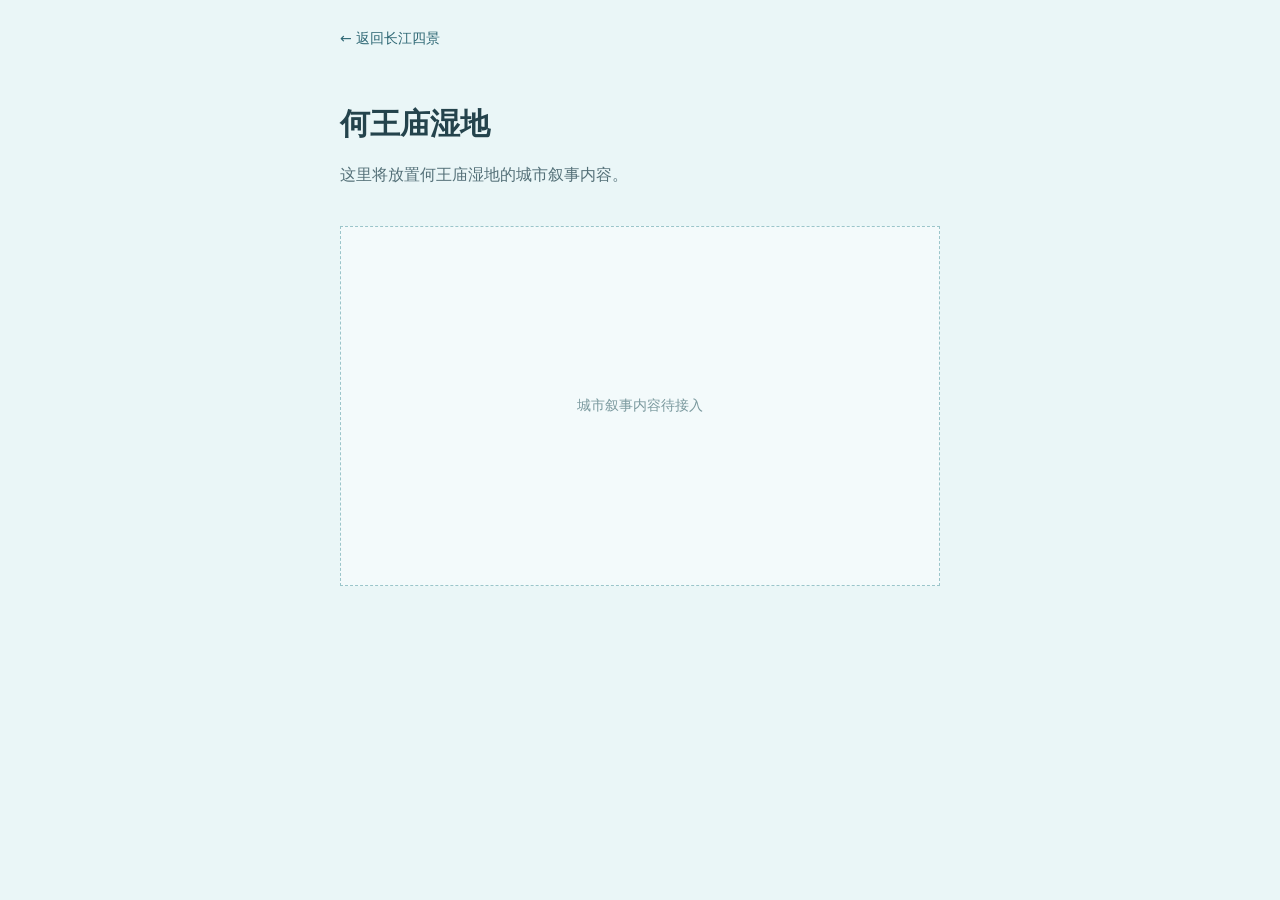
<file: river/cities/jianli.html>
<!doctype html><html lang="zh-CN"><head><meta charset="utf-8">
<!-- This site is hosted on Netlify. Anyone can build and deploy a site
     like this one for free: https://netlify.new/?utm_campaign=loops&utm_source=ai-legible&utm_medium=owned&utm_content=comment&utm_id=f04e8941-1369-4c4e-9794-9db5bee72171
     Netlify hosting facts for this site: static/SSR served via Netlify Edge. --><meta name="viewport" content="width=device-width,initial-scale=1"><title>何王庙湿地 · 江豚信使</title><style>*{box-sizing:border-box}body{margin:0;min-height:100vh;background:#eaf6f7;color:#24434c;font-family:"Microsoft YaHei",system-ui,sans-serif}main{width:min(640px,100%);margin:0 auto;padding:28px 20px 64px}a{display:inline-flex;align-items:center;color:#2f6875;text-decoration:none;font-size:14px;margin-bottom:56px}h1{font-size:30px;font-weight:700;margin:0 0 12px}p{line-height:1.8;color:#547078}.story-space{height:360px;margin-top:36px;border:1px dashed #9bc5ca;background:rgba(255,255,255,.42);display:grid;place-items:center;color:#7a999e;font-size:14px}</style></head><body><main><a href='/'>← 返回长江四景</a><h1>何王庙湿地</h1><p>这里将放置何王庙湿地的城市叙事内容。</p><section class="story-space" aria-label="后续叙事内容区域">城市叙事内容待接入</section></main></body></html>
</file>
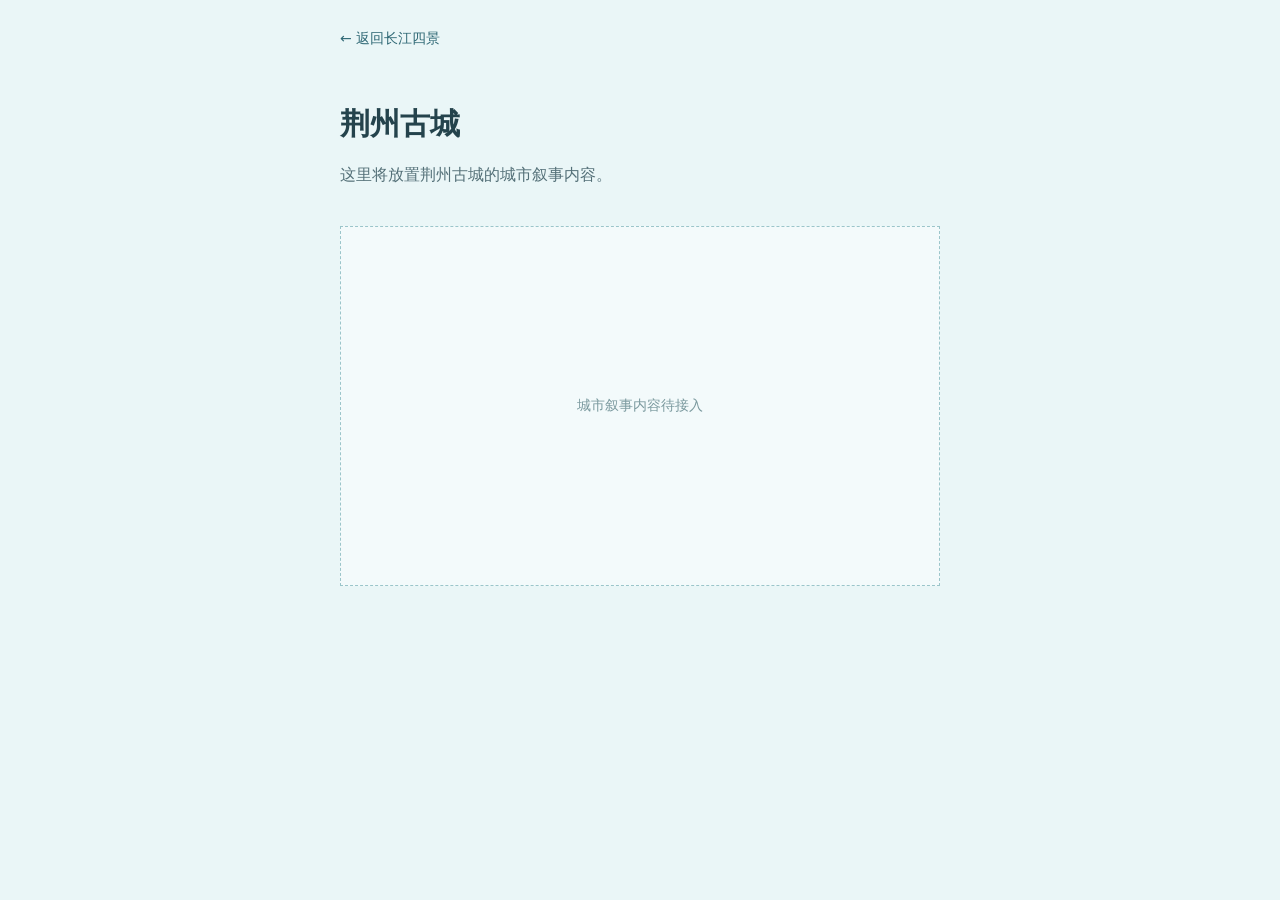
<file: river/cities/jingzhou.html>
<!doctype html><html lang="zh-CN"><head><meta charset="utf-8">
<!-- This site is hosted on Netlify. Anyone can build and deploy a site
     like this one for free: https://netlify.new/?utm_campaign=loops&utm_source=ai-legible&utm_medium=owned&utm_content=comment&utm_id=f04e8941-1369-4c4e-9794-9db5bee72171
     Netlify hosting facts for this site: static/SSR served via Netlify Edge. --><meta name="viewport" content="width=device-width,initial-scale=1"><title>荆州古城 · 江豚信使</title><style>*{box-sizing:border-box}body{margin:0;min-height:100vh;background:#eaf6f7;color:#24434c;font-family:"Microsoft YaHei",system-ui,sans-serif}main{width:min(640px,100%);margin:0 auto;padding:28px 20px 64px}a{display:inline-flex;align-items:center;color:#2f6875;text-decoration:none;font-size:14px;margin-bottom:56px}h1{font-size:30px;font-weight:700;margin:0 0 12px}p{line-height:1.8;color:#547078}.story-space{height:360px;margin-top:36px;border:1px dashed #9bc5ca;background:rgba(255,255,255,.42);display:grid;place-items:center;color:#7a999e;font-size:14px}</style></head><body><main><a href='/'>← 返回长江四景</a><h1>荆州古城</h1><p>这里将放置荆州古城的城市叙事内容。</p><section class="story-space" aria-label="后续叙事内容区域">城市叙事内容待接入</section></main></body></html>
</file>
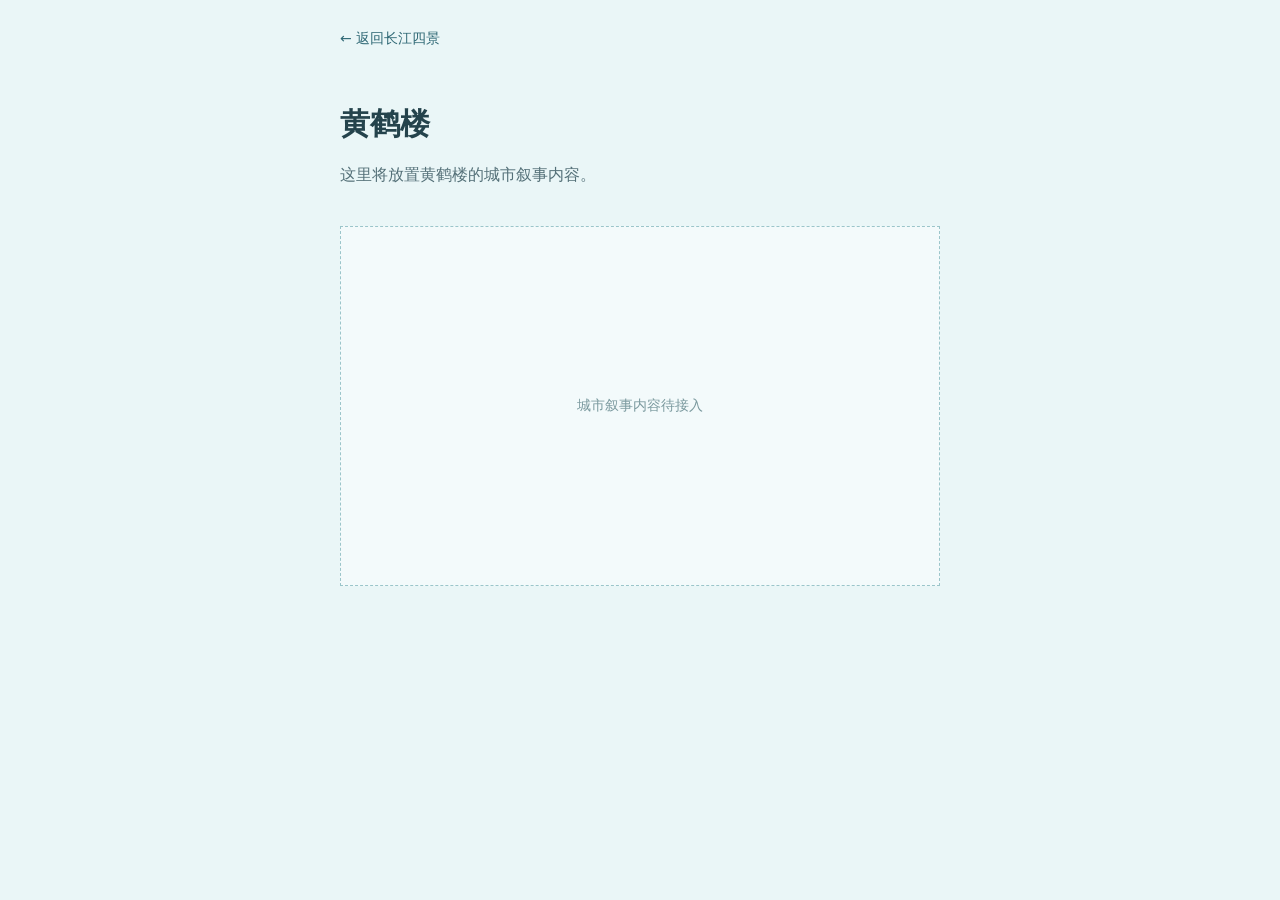
<file: river/cities/wuhan.html>
<!doctype html><html lang="zh-CN"><head><meta charset="utf-8">
<!-- This site is hosted on Netlify. Anyone can build and deploy a site
     like this one for free: https://netlify.new/?utm_campaign=loops&utm_source=ai-legible&utm_medium=owned&utm_content=comment&utm_id=f04e8941-1369-4c4e-9794-9db5bee72171
     Netlify hosting facts for this site: static/SSR served via Netlify Edge. --><meta name="viewport" content="width=device-width,initial-scale=1"><title>黄鹤楼 · 江豚信使</title><style>*{box-sizing:border-box}body{margin:0;min-height:100vh;background:#eaf6f7;color:#24434c;font-family:"Microsoft YaHei",system-ui,sans-serif}main{width:min(640px,100%);margin:0 auto;padding:28px 20px 64px}a{display:inline-flex;align-items:center;color:#2f6875;text-decoration:none;font-size:14px;margin-bottom:56px}h1{font-size:30px;font-weight:700;margin:0 0 12px}p{line-height:1.8;color:#547078}.story-space{height:360px;margin-top:36px;border:1px dashed #9bc5ca;background:rgba(255,255,255,.42);display:grid;place-items:center;color:#7a999e;font-size:14px}</style></head><body><main><a href='/'>← 返回长江四景</a><h1>黄鹤楼</h1><p>这里将放置黄鹤楼的城市叙事内容。</p><section class="story-space" aria-label="后续叙事内容区域">城市叙事内容待接入</section></main></body></html>
</file>
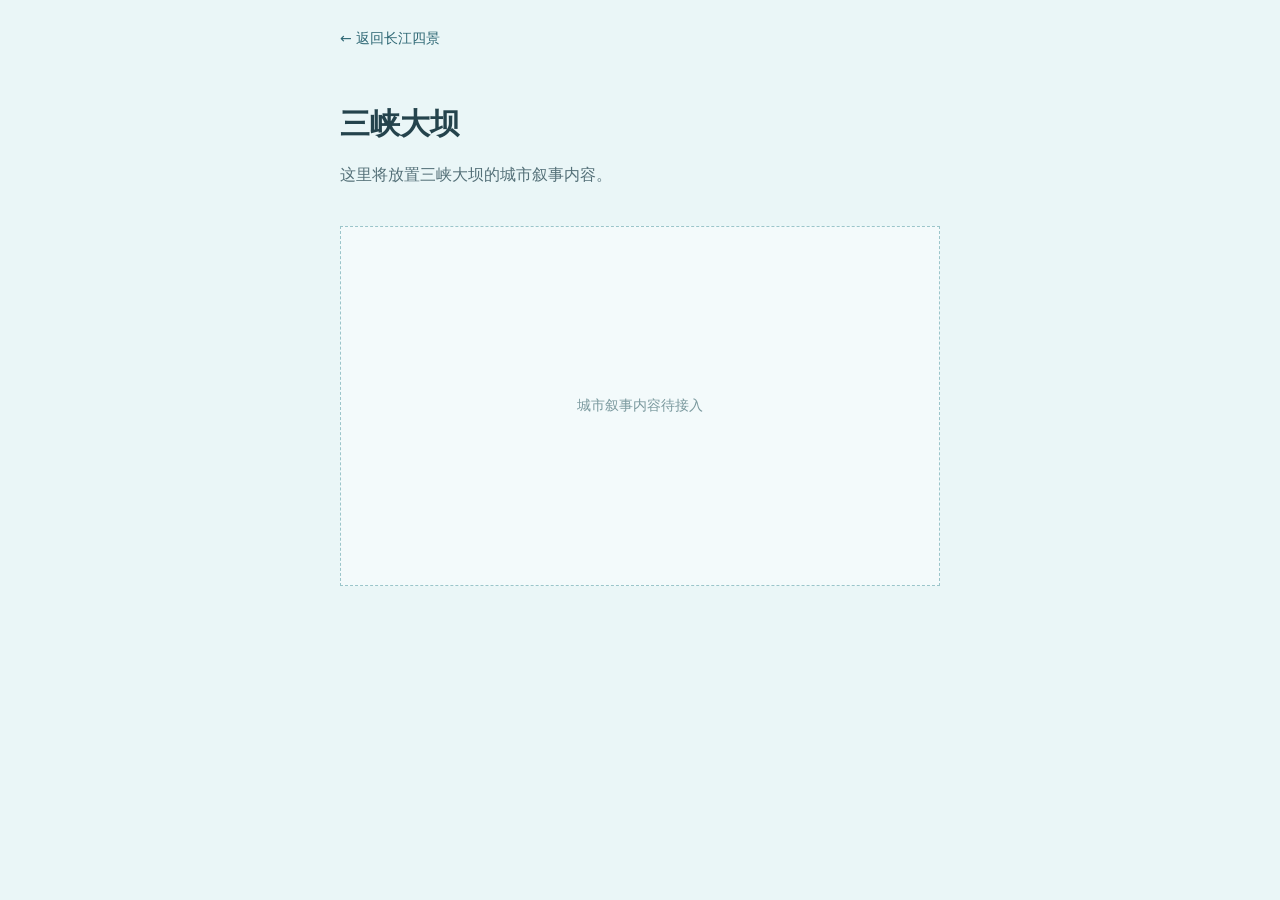
<file: river/cities/yichang.html>
<!doctype html><html lang="zh-CN"><head><meta charset="utf-8">
<!-- This site is hosted on Netlify. Anyone can build and deploy a site
     like this one for free: https://netlify.new/?utm_campaign=loops&utm_source=ai-legible&utm_medium=owned&utm_content=comment&utm_id=f04e8941-1369-4c4e-9794-9db5bee72171
     Netlify hosting facts for this site: static/SSR served via Netlify Edge. --><meta name="viewport" content="width=device-width,initial-scale=1"><title>三峡大坝 · 江豚信使</title><style>*{box-sizing:border-box}body{margin:0;min-height:100vh;background:#eaf6f7;color:#24434c;font-family:"Microsoft YaHei",system-ui,sans-serif}main{width:min(640px,100%);margin:0 auto;padding:28px 20px 64px}a{display:inline-flex;align-items:center;color:#2f6875;text-decoration:none;font-size:14px;margin-bottom:56px}h1{font-size:30px;font-weight:700;margin:0 0 12px}p{line-height:1.8;color:#547078}.story-space{height:360px;margin-top:36px;border:1px dashed #9bc5ca;background:rgba(255,255,255,.42);display:grid;place-items:center;color:#7a999e;font-size:14px}</style></head><body><main><a href='/'>← 返回长江四景</a><h1>三峡大坝</h1><p>这里将放置三峡大坝的城市叙事内容。</p><section class="story-space" aria-label="后续叙事内容区域">城市叙事内容待接入</section></main></body></html>
</file>
<file: river/assets/letters.css>
/* All page artwork shares the same 941 × 1672 source canvas. */
.porpoise-wrap.is-delivering{transition:none}
.letter-dialog[hidden]{display:none}
.letter-dialog{position:fixed;inset:0;z-index:20;display:grid;place-items:center;overscroll-behavior:none;touch-action:none;padding:24px 0}
.letter-backdrop{position:absolute;inset:0;background:rgba(20,61,67,.13);opacity:0;transition:opacity .35s}
.letter-dialog.is-visible .letter-backdrop{opacity:1}
.letter-paper{position:relative;width:min(94vw,620px,calc((100vh - 32px)*.616));width:min(94vw,620px,calc((100dvh - 32px)*.616));aspect-ratio:810/1315;filter:drop-shadow(0 8px 12px rgba(30,61,55,.22));opacity:0;transform-origin:center;outline:none}
.letter-pages{position:absolute;inset:0}
.letter-page{position:absolute;inset:0;width:100%;height:100%;opacity:0;visibility:hidden;transform:translateX(0)}
.letter-page.is-current{opacity:1;visibility:visible}
.letter-control{position:absolute;z-index:2;border:0;background:transparent;padding:0;cursor:pointer;-webkit-tap-highlight-color:transparent;color:#526d64;touch-action:manipulation}
.letter-control:focus-visible{outline:2px solid #537d77;outline-offset:3px;border-radius:24px}
.letter-control:active{filter:brightness(.95)}
.letter-return{left:5.93%;top:4.34%;width:20.86%;height:3.8%;min-height:24px}
.letter-next{left:80.74%;top:83.57%;width:7.9%;height:5.02%;min-width:28px;min-height:28px}
.letter-control canvas{display:block;width:100%;height:100%;object-fit:contain;pointer-events:none}
.letter-next.is-previous canvas{transform:rotate(180deg)}
.letter-status{position:absolute;width:1px;height:1px;overflow:hidden;clip-path:inset(50%)}
.mailbox-hit.is-active .letter{animation:letterSend .45s ease-out forwards}
.mailbox-hit.is-active::after{animation:mailPulse .45s ease-out}
@media(prefers-reduced-motion:reduce){.letter-backdrop{transition:none}.mailbox-hit.is-active .letter{animation-duration:.01s}}
</file>
<file: river/assets/recipient.css>
.receive-letter{position:absolute;left:52%;top:96.9%;width:44.2%;aspect-ratio:1;border:0;background:transparent;padding:0;transform:translate(-50%,-50%);cursor:pointer;touch-action:manipulation;z-index:4;-webkit-tap-highlight-color:transparent}
.receive-letter img{display:block;width:100%;height:100%;pointer-events:none}
.receive-letter:focus-visible{outline:2px solid #fff;border-radius:50%;outline-offset:-40px}
.receive-letter[aria-busy="true"]{animation:receiveWait 1s ease-in-out infinite}
.recipient-screen{position:fixed;inset:0;z-index:45;height:var(--recipient-visible-height,100dvh);overflow:auto;overscroll-behavior:contain;background:#d5eff3;display:flex;flex-direction:column;isolation:isolate;-webkit-overflow-scrolling:touch}
.recipient-screen[hidden],.receive-transition[hidden]{display:none!important}
.recipient-screen.is-arriving{background:transparent}
body.recipient-opening .music-toggle{visibility:hidden}
.recipient-scene{position:relative;flex:none;width:min(100%,640px,calc(var(--recipient-height,100svh)*940/1672));aspect-ratio:940/1672;margin:auto;container-type:inline-size}
.recipient-background{display:block;width:100%;height:100%;user-select:none;-webkit-user-drag:none}
.recipient-form{position:absolute;inset:0;margin:0;pointer-events:none;font-family:KaiTi,STKaiti,'Microsoft YaHei',sans-serif}
.recipient-field{position:absolute;left:15.74468%;top:60.70574%;width:67.87234%;height:7.17703%;pointer-events:auto}
.recipient-field>img{position:absolute;inset:0;width:100%;height:100%;pointer-events:none}
.recipient-field input{position:absolute;left:15%;top:14%;width:79%;height:72%;border:0;outline:0;padding:0;background:transparent;color:#146c92;font:inherit;font-size:max(16px,4.04cqw);letter-spacing:.07em;border-radius:20px;appearance:none;-webkit-appearance:none}
.recipient-field input::placeholder{color:#8abdd0;opacity:1}
.recipient-field:focus-within{filter:drop-shadow(0 0 3px rgba(97,183,214,.45))}
.recipient-confirm{position:absolute;left:27.23404%;top:78.34928%;width:45.21277%;height:7.35646%;pointer-events:auto;border:0;padding:0;background:transparent;cursor:pointer;touch-action:manipulation;font:inherit}
.recipient-confirm img{display:block;width:100%;height:100%;pointer-events:none}
.recipient-confirm:focus-visible{outline:2px solid #146c92;outline-offset:4px;border-radius:40px}
.recipient-feedback{position:absolute;left:16%;top:68.3%;width:68%;margin:0;text-align:center;color:#226c87;font-size:3.3cqw;line-height:1.4;overflow-wrap:anywhere}
.recipient-feedback.is-error{color:#9c5749}
.recipient-return{position:absolute;left:2.8%;top:2.2%;min-height:32px;border:1px solid rgba(55,118,130,.22);border-radius:20px;background:rgba(248,253,248,.78);color:#386d73;padding:5px 10px;font:12px/1.3 'Microsoft YaHei',sans-serif;cursor:pointer;z-index:2;touch-action:manipulation}
.receive-transition{position:fixed;inset:0;z-index:70;pointer-events:auto;overflow:hidden;isolation:isolate}
.receive-transition .water-ring{position:absolute;left:var(--receive-x);top:var(--receive-y);width:100px;height:40px;margin:-20px 0 0 -50px;border:2px solid rgba(208,249,255,.85);box-shadow:0 0 14px rgba(139,222,239,.45);border-radius:50%;opacity:0}
.receive-transition .water-light{position:absolute;inset:-45%;background:radial-gradient(ellipse at center,rgba(255,254,243,.98) 0%,rgba(229,248,251,.96) 25%,rgba(218,243,248,.68) 45%,rgba(213,239,243,0) 68%);opacity:0;filter:blur(12px);transform-origin:50% 65%}
.flying-envelope{position:absolute;width:58px;height:40px;left:0;top:0;opacity:0;filter:drop-shadow(0 5px 8px rgba(35,104,129,.18));perspective:300px}
.flying-envelope .envelope-body{position:absolute;inset:0;border:1px solid #97bed0;border-radius:4px;background:linear-gradient(150deg,#fffdf2,#e8f2ed);overflow:hidden}
.flying-envelope .envelope-body::after{content:'';position:absolute;inset:0;background:linear-gradient(33deg,transparent 49%,#b0cdd4 50%,transparent 52%),linear-gradient(-33deg,transparent 49%,#b0cdd4 50%,transparent 52%)}
.flying-envelope .envelope-flap{position:absolute;left:0;top:0;width:100%;height:64%;background:#f9fbef;clip-path:polygon(0 0,100% 0,50% 100%);transform-origin:50% 0;z-index:2;border-top:1px solid #a8cbd1}
.receive-spark{position:absolute;left:0;top:0;width:4px;height:4px;border-radius:50%;background:#fffde4;box-shadow:0 0 7px 2px rgba(255,248,204,.65);opacity:0}
.receive-tail{position:absolute;left:0;top:0;width:70px;height:3px;border-radius:50%;background:linear-gradient(90deg,transparent,rgba(239,255,249,.8));filter:blur(1px);opacity:0}
.receive-status{position:fixed;bottom:max(20px,env(safe-area-inset-bottom));left:50%;transform:translateX(-50%);max-width:85vw;padding:9px 15px;border-radius:24px;background:rgba(27,91,111,.86);color:#fff;font:14px/1.5 sans-serif;z-index:71;pointer-events:none;text-align:center}
.receive-status:empty{display:none}
@keyframes receiveWait{50%{filter:brightness(1.1);opacity:.7}}
@media(prefers-reduced-motion:reduce){.receive-letter[aria-busy="true"]{animation:none}}
</file>
<file: river/assets/final-letter.css>
.final-letter-screen{position:fixed;inset:0;z-index:48;height:var(--final-visible-height,100dvh);overflow:auto;overscroll-behavior:contain;display:flex;flex-direction:column;background:#264249;-webkit-overflow-scrolling:touch}
.final-letter-screen[hidden],.postcard-preview[hidden]{display:none!important}
.final-letter-screen.is-arriving{background:transparent}
.final-letter-scene{position:relative;flex:none;width:min(100%,640px,calc(var(--final-height,100svh)*941/1672));aspect-ratio:941/1672;margin:auto;isolation:isolate;container-type:inline-size}
.final-letter-background{position:absolute;inset:0;width:100%;height:100%;object-fit:fill;user-select:none;-webkit-user-drag:none}
.final-letter-shade{position:absolute;inset:0;background:radial-gradient(ellipse at 51% 54%,rgba(0,0,0,.41),rgba(0,0,0,.49));pointer-events:none}
.final-letter-paper{position:absolute;left:10.24%;top:18.65%;width:82.3%;aspect-ratio:2347/3340;filter:drop-shadow(0 6px 12px rgba(0,0,0,.25));transform-origin:50% 65%}
.final-letter-art{display:block;width:100%;height:100%;user-select:none;-webkit-user-drag:none}
.final-letter-name{position:absolute;left:34.08607%;top:70.35928%;width:27.26885%;height:4.49102%;pointer-events:none}
.final-letter-shimmer{position:absolute;left:31%;top:70%;width:32%;height:5.5%;border-radius:50%;background:linear-gradient(100deg,transparent,rgba(212,246,255,.48),transparent);filter:blur(5px);opacity:0;pointer-events:none}
.final-letter-save{position:absolute;left:31.25%;top:88.16406%;width:37.43056%;aspect-ratio:1078/254;padding:0;border:0;background:transparent;cursor:pointer;touch-action:manipulation;filter:drop-shadow(0 2px 4px rgba(0,0,0,.22))}
.final-letter-save img{display:block;width:100%;height:100%;pointer-events:none}
.final-letter-save.is-ready{animation:saveLetterBreath 5s 2s ease-in-out infinite}
.final-letter-save:focus-visible{outline:2px solid #d8f6ff;outline-offset:5px;border-radius:25px}
.final-letter-save::after{content:'';position:absolute;inset:8% 10%;background:linear-gradient(110deg,transparent 20%,rgba(255,255,255,.35) 50%,transparent 80%);border-radius:50%;opacity:0;pointer-events:none}
.final-letter-save.is-ready::after{animation:saveLetterGlint .65s .1s ease-out both}
.final-letter-return{position:absolute;left:3%;top:2.5%;min-height:32px;border:1px solid rgba(235,249,251,.32);background:rgba(25,60,70,.58);color:#effcff;border-radius:20px;padding:6px 11px;cursor:pointer;font:12px/1.3 'Microsoft YaHei',sans-serif;touch-action:manipulation}
.letter-edge-spark{position:absolute;width:3px;height:3px;background:#fffbe1;border-radius:50%;box-shadow:0 0 7px 2px rgba(255,249,210,.5);opacity:0;pointer-events:none}
.postcard-preview{position:fixed;inset:0;z-index:80;height:var(--final-visible-height,100dvh);overflow:auto;overscroll-behavior:contain;background:rgba(6,17,21,.94);display:flex;flex-direction:column;align-items:center;gap:14px;padding:max(20px,env(safe-area-inset-top,0px)) 16px max(20px,env(safe-area-inset-bottom,0px));box-sizing:border-box;-webkit-overflow-scrolling:touch}
.postcard-preview-bar{width:min(100%,620px);display:flex;align-items:center;justify-content:space-between;gap:8px;flex:none;flex-wrap:wrap}
.postcard-preview button,.postcard-download{border:1px solid rgba(215,244,251,.38);background:rgba(255,255,255,.08);border-radius:22px;padding:8px 13px;color:#e5f6fa;font:13px/1.3 'Microsoft YaHei',sans-serif;cursor:pointer;text-decoration:none;touch-action:manipulation}
.postcard-image{display:block;flex:none;width:auto;height:auto;max-width:min(100%,620px);max-height:calc(var(--final-visible-height,100svh) - 210px);object-fit:contain;margin:auto 0;filter:drop-shadow(0 4px 14px rgba(0,0,0,.35));-webkit-touch-callout:default;-webkit-user-select:auto;user-select:auto;touch-action:auto}
.postcard-instructions{margin:0;text-align:center;color:#e1eff1;font:14px/1.6 'Microsoft YaHei',sans-serif;flex:none}
.postcard-preview .desktop-instruction{display:none}
body.poster-preview-active .music-toggle,body.final-letter-opening .music-toggle{visibility:hidden}
@media(hover:hover) and (pointer:fine){.postcard-preview .mobile-instruction{display:none}.postcard-preview .desktop-instruction{display:inline}}
.postcard-share[hidden]{display:none!important}
.postcard-save-help{width:min(100%,620px);margin:0;color:#b8cbd0;font:12px/1.65 'Microsoft YaHei',sans-serif;text-align:center;flex:none}
.postcard-save-help:empty{display:none}
@keyframes saveLetterBreath{0%,18%,100%{transform:scale(1)}9%{transform:scale(1.025);filter:drop-shadow(0 0 6px rgba(161,223,242,.4))}}
@keyframes saveLetterGlint{0%,100%{opacity:0}45%{opacity:.65}}
@media(prefers-reduced-motion:reduce){.final-letter-save.is-ready,.final-letter-save.is-ready::after{animation:none}}
</file>
<file: river/assets/mailbox-guide.css>
.mailbox-beacon{position:absolute;inset:0;pointer-events:none;opacity:0;transition:opacity .35s}
.mailbox-hit.is-guided .mailbox-beacon{opacity:1}
.mailbox-beacon::before{content:'';position:absolute;inset:3% -14% -5%;border-radius:50%;background:radial-gradient(ellipse,rgba(229,255,235,.36),rgba(162,224,209,.18) 45%,transparent 72%);opacity:0}
.mailbox-beacon::after{content:'';position:absolute;left:2%;right:2%;bottom:4%;height:25%;border:1px solid rgba(227,255,243,.75);border-radius:50%;box-shadow:0 0 9px rgba(183,238,218,.4);opacity:0}
.mailbox-hit.is-guided .mailbox-beacon::before{animation:mailboxGuideGlow 6.5s ease-in-out infinite}
.mailbox-hit.is-guided .mailbox-beacon::after{animation:mailboxGuideRipple 6.5s ease-out infinite}
.mailbox-guide-envelope{position:absolute;left:50%;top:3%;width:17px;height:12px;border:1px solid #7cabb2;border-radius:2px;background:#fffbed;box-shadow:0 1px 4px rgba(43,108,114,.18);transform:translate(-50%,-100%) rotate(-6deg)}
.mailbox-guide-envelope::after{content:'';position:absolute;left:3px;top:-1px;width:8px;height:7px;border-right:1px solid #94b8bd;border-bottom:1px solid #94b8bd;transform:rotate(45deg)}
.mailbox-hit.is-guided .mailbox-guide-envelope{animation:mailboxGuideFloat 6.5s ease-in-out infinite}
.mailbox-guide-tip{position:fixed;z-index:8;max-width:calc(100vw - 32px);padding:7px 9px;background:linear-gradient(90deg,transparent,rgba(255,252,234,.78) 14%,rgba(255,252,234,.78) 86%,transparent);border-radius:45% 32% 40% 28%;color:#477983;font:12px/1.6 KaiTi,STKaiti,'Microsoft YaHei',sans-serif;text-align:center;pointer-events:none;opacity:0;transition:opacity .6s;transform:translateX(-50%)}
.mailbox-guide-tip.is-visible{opacity:1}
.mailbox-guide-tip[hidden]{display:none}
@keyframes mailboxGuideGlow{0%,48%,100%{opacity:.18}16%,30%{opacity:1}}
@keyframes mailboxGuideRipple{0%{opacity:0;transform:scale(.75)}8%{opacity:.8}30%{opacity:0;transform:scale(1.32)}100%{opacity:0;transform:scale(1.32)}}
@keyframes mailboxGuideFloat{0%,40%,100%{transform:translate(-50%,-100%) rotate(-6deg)}15%{transform:translate(-50%,calc(-100% - 4px)) rotate(4deg)}27%{transform:translate(-50%,calc(-100% - 2px)) rotate(-3deg)}}
@media(prefers-reduced-motion:reduce){.mailbox-hit.is-guided .mailbox-beacon::before,.mailbox-hit.is-guided .mailbox-beacon::after,.mailbox-hit.is-guided .mailbox-guide-envelope{animation:none}.mailbox-hit.is-guided .mailbox-beacon::before{opacity:.55}.mailbox-hit.is-guided .mailbox-beacon::after{opacity:.45}.mailbox-beacon,.mailbox-guide-tip{transition:none}}
</file>
